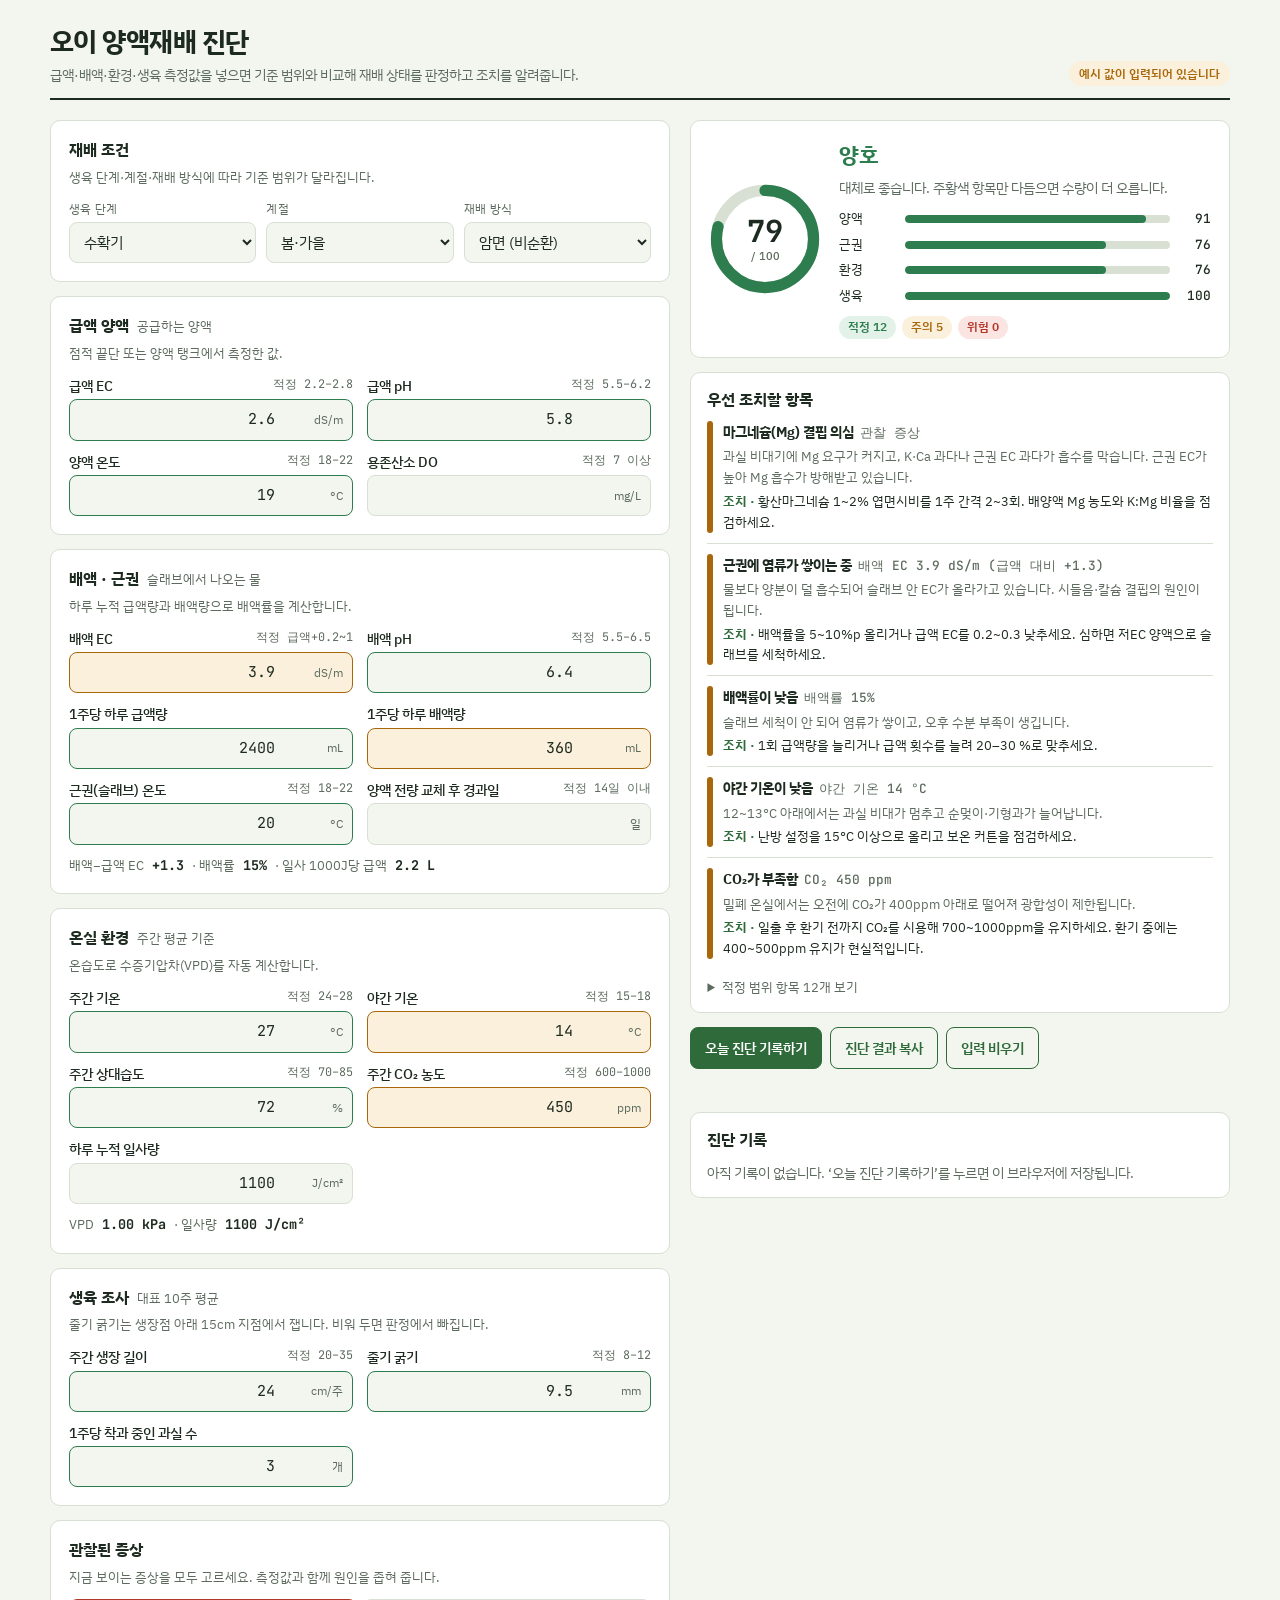
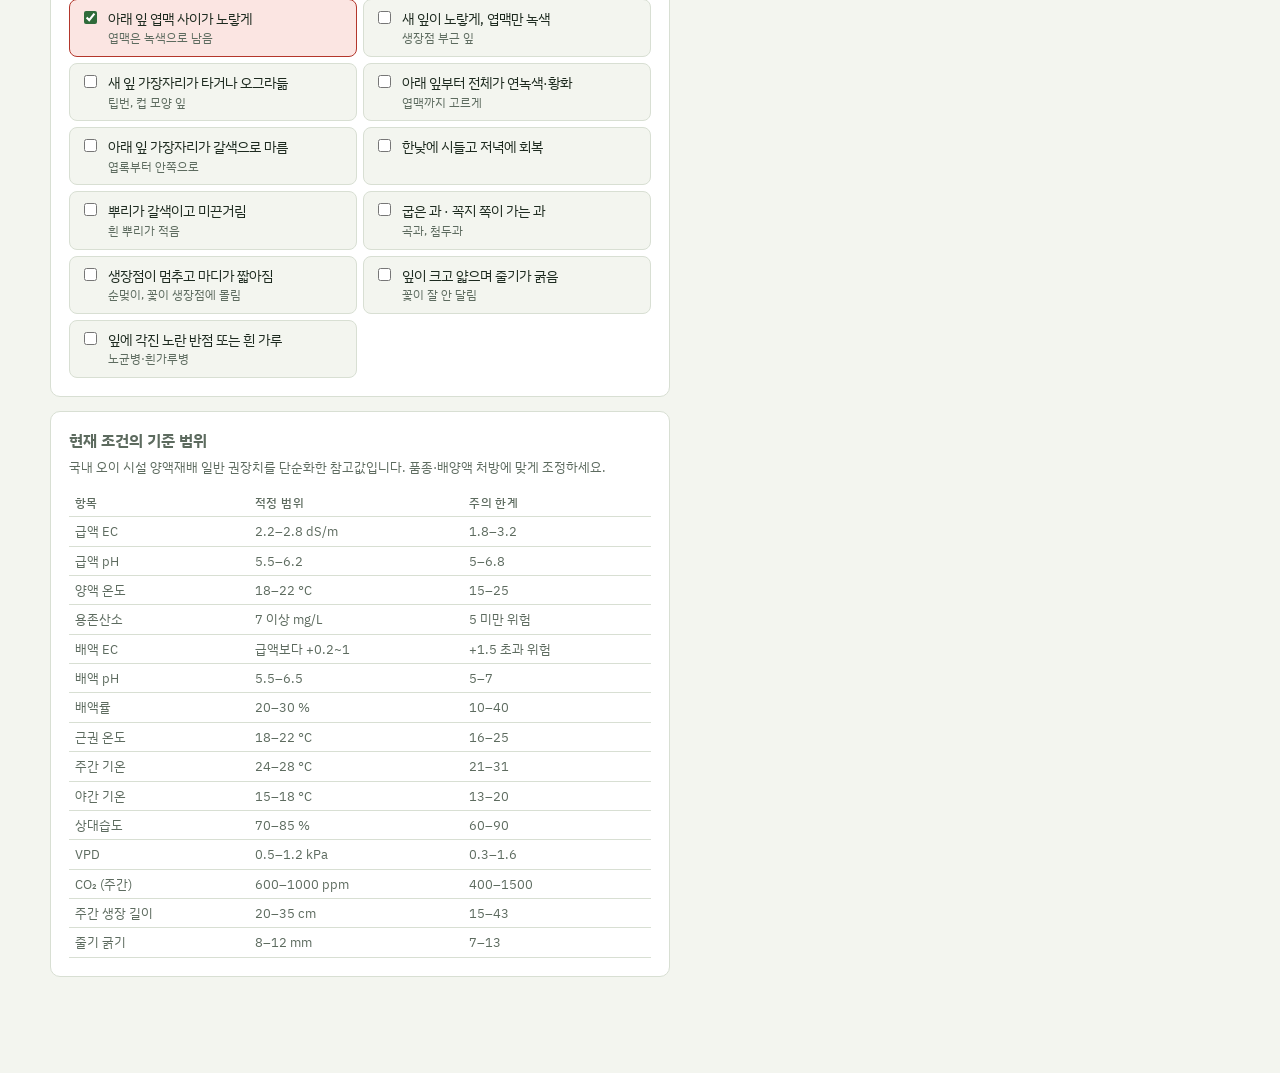
<file: cucumber-diagnosis/index.html>
<!doctype html>
<html lang="ko">
<head>
<meta charset="utf-8">
<meta name="viewport" content="width=device-width, initial-scale=1, viewport-fit=cover">
<!--APP-START-->
<title>오이 양액재배 진단</title>
<meta name="claude:viewport-fit-sides" content="cover">
<link rel="preconnect" href="https://fonts.googleapis.com">
<link rel="preconnect" href="https://fonts.gstatic.com" crossorigin>
<link rel="stylesheet" href="https://fonts.googleapis.com/css2?family=IBM+Plex+Sans+KR:wght@400;500;600;700&family=JetBrains+Mono:wght@500;700&display=swap">
<style>
/* Layout: 왼쪽은 측정값 입력 장부(野帳), 오른쪽은 고정된 진단 판정표. 폰에서는 한 열 + 하단 점수 바 */
:root {
  --bg: #f3f5ef;
  --surface: #ffffff;
  --ink: #1d2a1f;
  --muted: #5d6b5f;
  --line: #d8dfd3;
  --accent: #2f6b3a;      /* 오이 껍질 녹색 */
  --accent-soft: #e2eedf;
  --good: #2e7d4f;
  --good-bg: #e3f2e8;
  --warn: #a8670a;
  --warn-bg: #fbf0dc;
  --bad: #b3362b;
  --bad-bg: #fbe5e2;
  --font-body: "IBM Plex Sans KR", "Apple SD Gothic Neo", "Malgun Gothic", system-ui, sans-serif;
  --font-data: "JetBrains Mono", ui-monospace, "SFMono-Regular", Menlo, monospace;
  --radius: 10px;
}
@media (prefers-color-scheme: dark) {
  :root:not([data-theme="light"]) {
    --bg: #121813; --surface: #1a221b; --ink: #e4ece3; --muted: #9aab9c; --line: #2d3a2f;
    --accent: #7cc28a; --accent-soft: #223326;
    --good: #6fcf93; --good-bg: #1c3226; --warn: #e8b04f; --warn-bg: #352a15; --bad: #f08578; --bad-bg: #3a1f1c;
    color-scheme: dark;
  }
}
:root[data-theme="dark"] {
  --bg: #121813; --surface: #1a221b; --ink: #e4ece3; --muted: #9aab9c; --line: #2d3a2f;
  --accent: #7cc28a; --accent-soft: #223326;
  --good: #6fcf93; --good-bg: #1c3226; --warn: #e8b04f; --warn-bg: #352a15; --bad: #f08578; --bad-bg: #3a1f1c;
  color-scheme: dark;
}
* { box-sizing: border-box; }
body {
  background: var(--bg); color: var(--ink); font-family: var(--font-body); font-size: 15px; line-height: 1.55;
  margin: 0;
  padding-left: max(16px, env(safe-area-inset-left, 0px));
  padding-right: max(16px, env(safe-area-inset-right, 0px));
  padding-block: 20px 96px;
}
.wrap { max-width: 1180px; margin: 0 auto; display: grid; gap: 20px; }
header.top { display: flex; flex-wrap: wrap; align-items: flex-end; justify-content: space-between; gap: 12px; border-bottom: 2px solid var(--ink); padding-bottom: 12px; }
header.top h1 { margin: 0; font-size: 1.7rem; letter-spacing: -0.02em; text-wrap: balance; }
header.top p { margin: 2px 0 0; color: var(--muted); font-size: 0.9rem; }
.badge-sample { font-size: 0.78rem; background: var(--warn-bg); color: var(--warn); padding: 3px 10px; border-radius: 99px; font-weight: 600; }
.grid { display: grid; grid-template-columns: minmax(0, 1.15fr) minmax(0, 1fr); gap: 20px; align-items: start; }
@media (max-width: 880px) { .grid { grid-template-columns: minmax(0, 1fr); } }

section.card { background: var(--surface); border: 1px solid var(--line); border-radius: var(--radius); padding: 16px 18px 18px; }
section.card > h2 { margin: 0 0 4px; font-size: 1.02rem; display: flex; align-items: baseline; gap: 8px; }
section.card > h2 small { font-weight: 400; color: var(--muted); font-size: 0.8rem; }
.hint { color: var(--muted); font-size: 0.82rem; margin: 0 0 12px; }

.setup { display: grid; grid-template-columns: repeat(3, minmax(0, 1fr)); gap: 10px; }
@media (max-width: 560px) { .setup { grid-template-columns: minmax(0, 1fr); } }
.seg { display: grid; gap: 4px; }
.seg > span { font-size: 0.78rem; color: var(--muted); letter-spacing: 0.02em; }
select, input[type="number"] {
  width: 100%; font: inherit; color: var(--ink); background: var(--bg); border: 1px solid var(--line);
  border-radius: 8px; padding: 8px 10px; min-height: 40px;
}
input[type="number"] { font-family: var(--font-data); font-variant-numeric: tabular-nums; text-align: right; }
select:focus-visible, input:focus-visible, button:focus-visible, label.chk:focus-within { outline: 2px solid var(--accent); outline-offset: 2px; }

.fields { display: grid; grid-template-columns: repeat(2, minmax(0, 1fr)); gap: 10px 14px; }
@media (max-width: 480px) { .fields { grid-template-columns: minmax(0, 1fr); } }
.field { display: grid; gap: 3px; }
.field label { font-size: 0.86rem; font-weight: 500; display: flex; justify-content: space-between; gap: 6px; }
.field label .tgt { color: var(--muted); font-weight: 400; font-family: var(--font-data); font-size: 0.74rem; white-space: nowrap; }
.inwrap { position: relative; }
.inwrap input { padding-right: 62px; }
.inwrap .unit { position: absolute; right: 10px; top: 50%; transform: translateY(-50%); color: var(--muted); font-size: 0.78rem; pointer-events: none; }
.field.st-good input { border-color: var(--good); }
.field.st-warn input { border-color: var(--warn); background: var(--warn-bg); }
.field.st-bad input { border-color: var(--bad); background: var(--bad-bg); }
.derived { grid-column: 1 / -1; display: flex; flex-wrap: wrap; gap: 8px; font-size: 0.84rem; color: var(--muted); }
.derived b { font-family: var(--font-data); color: var(--ink); }

.symptoms { display: grid; grid-template-columns: repeat(2, minmax(0, 1fr)); gap: 6px; }
@media (max-width: 560px) { .symptoms { grid-template-columns: minmax(0, 1fr); } }
label.chk { display: flex; gap: 8px; align-items: flex-start; padding: 8px 10px; border: 1px solid var(--line); border-radius: 8px; cursor: pointer; font-size: 0.86rem; background: var(--bg); }
label.chk input { margin-top: 3px; accent-color: var(--accent); }
label.chk:has(input:checked) { border-color: var(--bad); background: var(--bad-bg); }
label.chk small { display: block; color: var(--muted); font-size: 0.76rem; }

/* 결과 패널 */
aside.result { position: sticky; top: 12px; display: grid; gap: 14px; }
@media (max-width: 880px) { aside.result { position: static; } }
.scorebox { background: var(--surface); border: 1px solid var(--line); border-radius: var(--radius); padding: 18px; display: grid; grid-template-columns: auto minmax(0, 1fr); gap: 18px; align-items: center; }
.ring { width: 112px; height: 112px; position: relative; }
.ring svg { width: 100%; height: 100%; transform: rotate(-90deg); }
.ring .num { position: absolute; inset: 0; display: grid; place-items: center; text-align: center; font-family: var(--font-data); font-size: 1.9rem; font-weight: 700; line-height: 1; }
.ring .num small { display: block; font-size: 0.7rem; color: var(--muted); font-weight: 500; margin-top: 4px; font-family: var(--font-body); }
.grade { font-size: 1.35rem; font-weight: 700; margin: 0; }
.verdict { margin: 4px 0 10px; color: var(--muted); font-size: 0.88rem; }
.cats { display: grid; gap: 6px; }
.cat { display: grid; grid-template-columns: 4.5em minmax(0, 1fr) 2.6em; align-items: center; gap: 8px; font-size: 0.8rem; }
.bar { height: 8px; background: var(--line); border-radius: 4px; overflow: hidden; }
.bar i { display: block; height: 100%; background: var(--accent); border-radius: 4px; transition: width .3s; }
.cat b { font-family: var(--font-data); text-align: right; font-weight: 500; }
.counts { display: flex; gap: 6px; flex-wrap: wrap; margin-top: 10px; }
.pill { font-size: 0.75rem; padding: 2px 9px; border-radius: 99px; font-weight: 600; }
.pill.good { background: var(--good-bg); color: var(--good); }
.pill.warn { background: var(--warn-bg); color: var(--warn); }
.pill.bad { background: var(--bad-bg); color: var(--bad); }

.issues { background: var(--surface); border: 1px solid var(--line); border-radius: var(--radius); padding: 14px 16px; }
.issues h3, .history h3 { margin: 0 0 10px; font-size: 0.98rem; }
.issue { display: grid; grid-template-columns: 6px minmax(0, 1fr); gap: 10px; padding: 10px 0; border-top: 1px solid var(--line); }
.issue:first-of-type { border-top: 0; padding-top: 0; }
.issue .stripe { border-radius: 3px; }
.issue.bad .stripe { background: var(--bad); }
.issue.warn .stripe { background: var(--warn); }
.issue.good .stripe { background: var(--good); }
.issue h4 { margin: 0; font-size: 0.9rem; display: flex; flex-wrap: wrap; gap: 6px; align-items: baseline; }
.issue h4 code { font-family: var(--font-data); font-size: 0.8rem; color: var(--muted); font-weight: 500; }
.issue p { margin: 3px 0 0; font-size: 0.84rem; }
.issue p.act { color: var(--ink); }
.issue p.act::before { content: "조치 · "; color: var(--accent); font-weight: 700; }
.issue p.why { color: var(--muted); }
details.oklist summary { cursor: pointer; font-size: 0.84rem; color: var(--muted); margin-top: 8px; }
details.oklist ul { margin: 6px 0 0; padding-left: 18px; font-size: 0.82rem; color: var(--muted); }
.empty { color: var(--muted); font-size: 0.86rem; margin: 0; }

.actions { display: flex; flex-wrap: wrap; gap: 8px; }
button { font: inherit; font-size: 0.88rem; font-weight: 600; border-radius: 8px; padding: 9px 14px; cursor: pointer; border: 1px solid var(--accent); background: var(--accent); color: var(--surface); }
button.ghost { background: transparent; color: var(--accent); }
button:hover { filter: brightness(1.08); }
.toast { font-size: 0.82rem; color: var(--good); min-height: 1.2em; }

.history { background: var(--surface); border: 1px solid var(--line); border-radius: var(--radius); padding: 14px 16px; }
.tablewrap { overflow-x: auto; }
table { border-collapse: collapse; width: 100%; font-size: 0.82rem; font-variant-numeric: tabular-nums; }
th, td { text-align: left; padding: 6px 8px; border-bottom: 1px solid var(--line); white-space: nowrap; }
th { color: var(--muted); font-weight: 500; font-size: 0.76rem; letter-spacing: 0.03em; }
td.n { font-family: var(--font-data); text-align: right; }
td button { padding: 2px 8px; font-size: 0.75rem; }

.ref { font-size: 0.8rem; color: var(--muted); }
.ref table td, .ref table th { padding: 4px 6px; }

.mobilebar { display: none; }
@media (max-width: 880px) {
  .mobilebar {
    display: flex; position: fixed; left: 0; right: 0; bottom: 0; z-index: 5; align-items: center; justify-content: space-between; gap: 10px;
    background: var(--surface); border-top: 1px solid var(--line);
    padding-top: 10px; padding-bottom: calc(10px + env(safe-area-inset-bottom, 0px));
    padding-left: max(16px, env(safe-area-inset-left, 0px)); padding-right: max(16px, env(safe-area-inset-right, 0px));
  }
  .mobilebar b { font-family: var(--font-data); font-size: 1.2rem; }
  .mobilebar a { color: var(--accent); font-weight: 600; text-decoration: none; font-size: 0.9rem; }
}
@media (prefers-reduced-motion: reduce) { .bar i, .ring circle { transition: none !important; } }
</style>
<!--HEAD-END-->
</head>
<body>
<!--BODY-START-->
<div class="wrap">
  <header class="top">
    <div>
      <h1>오이 양액재배 진단</h1>
      <p>급액·배액·환경·생육 측정값을 넣으면 기준 범위와 비교해 재배 상태를 판정하고 조치를 알려줍니다.</p>
    </div>
    <span class="badge-sample" id="sampleBadge">예시 값이 입력되어 있습니다</span>
  </header>

  <div class="grid">
    <form id="form" autocomplete="off">
      <div style="display:grid; gap:14px;">
        <section class="card">
          <h2>재배 조건</h2>
          <p class="hint">생육 단계·계절·재배 방식에 따라 기준 범위가 달라집니다.</p>
          <div class="setup">
            <label class="seg"><span>생육 단계</span>
              <select id="stage">
                <option value="nursery">육묘기 (본엽 4~5매)</option>
                <option value="early">정식~착과 초기</option>
                <option value="harvest" selected>수확기</option>
              </select>
            </label>
            <label class="seg"><span>계절</span>
              <select id="season">
                <option value="summer">여름 (고온·강광)</option>
                <option value="spring" selected>봄·가을</option>
                <option value="winter">겨울 (저온·약광)</option>
              </select>
            </label>
            <label class="seg"><span>재배 방식</span>
              <select id="system">
                <option value="rockwool" selected>암면 (비순환)</option>
                <option value="coir">코이어 (비순환)</option>
                <option value="nft">NFT (순환식)</option>
                <option value="dft">담액식 DFT (순환식)</option>
              </select>
            </label>
          </div>
        </section>

        <section class="card">
          <h2>급액 양액 <small>공급하는 양액</small></h2>
          <p class="hint">점적 끝단 또는 양액 탱크에서 측정한 값.</p>
          <div class="fields" id="g-supply"></div>
        </section>

        <section class="card" id="drainCard">
          <h2>배액 · 근권 <small>슬래브에서 나오는 물</small></h2>
          <p class="hint" id="drainHint">하루 누적 급액량과 배액량으로 배액률을 계산합니다.</p>
          <div class="fields" id="g-drain"></div>
        </section>

        <section class="card">
          <h2>온실 환경 <small>주간 평균 기준</small></h2>
          <p class="hint">온습도로 수증기압차(VPD)를 자동 계산합니다.</p>
          <div class="fields" id="g-env"></div>
        </section>

        <section class="card">
          <h2>생육 조사 <small>대표 10주 평균</small></h2>
          <p class="hint">줄기 굵기는 생장점 아래 15cm 지점에서 잽니다. 비워 두면 판정에서 빠집니다.</p>
          <div class="fields" id="g-growth"></div>
        </section>

        <section class="card">
          <h2>관찰된 증상</h2>
          <p class="hint">지금 보이는 증상을 모두 고르세요. 측정값과 함께 원인을 좁혀 줍니다.</p>
          <div class="symptoms" id="symptoms"></div>
        </section>

        <section class="card ref">
          <h2>현재 조건의 기준 범위</h2>
          <p class="hint">국내 오이 시설 양액재배 일반 권장치를 단순화한 참고값입니다. 품종·배양액 처방에 맞게 조정하세요.</p>
          <div class="tablewrap"><table id="refTable"></table></div>
        </section>
      </div>
    </form>

    <aside class="result" id="result">
      <div class="scorebox">
        <div class="ring" aria-hidden="true">
          <svg viewBox="0 0 120 120">
            <circle cx="60" cy="60" r="52" fill="none" stroke="var(--line)" stroke-width="12"></circle>
            <circle id="ringArc" cx="60" cy="60" r="52" fill="none" stroke="var(--accent)" stroke-width="12" stroke-linecap="round" stroke-dasharray="326.7" stroke-dashoffset="326.7" style="transition: stroke-dashoffset .4s"></circle>
          </svg>
          <div class="num"><div><span id="scoreNum">–</span><small>/ 100</small></div></div>
        </div>
        <div>
          <p class="grade" id="grade">–</p>
          <p class="verdict" id="verdict"></p>
          <div class="cats" id="cats"></div>
          <div class="counts" id="counts"></div>
        </div>
      </div>

      <div class="issues">
        <h3>우선 조치할 항목</h3>
        <div id="issueList"></div>
        <details class="oklist" id="okWrap"><summary id="okSummary"></summary><ul id="okList"></ul></details>
      </div>

      <div class="actions">
        <button type="button" id="saveBtn">오늘 진단 기록하기</button>
        <button type="button" class="ghost" id="copyBtn">진단 결과 복사</button>
        <button type="button" class="ghost" id="clearBtn">입력 비우기</button>
      </div>
      <div class="toast" id="toast" role="status"></div>

      <div class="history">
        <h3>진단 기록</h3>
        <p class="empty" id="histEmpty">아직 기록이 없습니다. ‘오늘 진단 기록하기’를 누르면 이 브라우저에 저장됩니다.</p>
        <div class="tablewrap"><table id="histTable" hidden></table></div>
      </div>
    </aside>
  </div>
</div>

<div class="mobilebar"><span>진단 점수 <b id="mScore">–</b> <span id="mGrade"></span></span><a href="#result">결과 보기 ↓</a></div>

<script>
(function () {
  "use strict";

  // ---------- 기준 범위 ----------
  // good: [min,max] 적정, warn: [min,max] 주의 허용폭 (그 밖은 위험)
  function targets(stage, season, system) {
    const recirc = system === "nft" || system === "dft";
    const ecBase = { nursery: [1.5, 2.0], early: [2.0, 2.4], harvest: [2.2, 2.8] }[stage];
    const ecShift = { summer: -0.3, spring: 0, winter: 0.3 }[season] - (recirc ? 0.2 : 0);
    const ec = [round1(ecBase[0] + ecShift), round1(ecBase[1] + ecShift)];
    const drainRatio = { summer: [25, 35], spring: [20, 30], winter: [15, 25] }[season];
    const night = { nursery: [18, 20], early: [17, 19], harvest: [15, 18] }[stage];
    const day = stage === "nursery" ? [25, 28] : [24, 28];
    const water = { nursery: null, early: [1.0, 2.5], harvest: [2.0, 3.5] }[stage];
    const growth = { nursery: null, early: [15, 30], harvest: [20, 35] }[stage];
    return {
      ec: { good: ec, warn: [round1(ec[0] - 0.4), round1(ec[1] + 0.4)] },
      ph: { good: [5.5, 6.2], warn: [5.0, 6.8] },
      solT: { good: [18, 22], warn: [15, 25] },
      dO: { good: [7, 99], warn: [5, 99] },
      drainEcDiff: { good: [0.2, 1.0], warn: [-0.3, 1.5] },
      drainPh: { good: [5.5, 6.5], warn: [5.0, 7.0] },
      drainRatio: { good: drainRatio, warn: [drainRatio[0] - 10, drainRatio[1] + 10] },
      rootT: { good: [18, 22], warn: [16, 25] },
      dayT: { good: day, warn: [day[0] - 3, day[1] + 3] },
      nightT: { good: night, warn: [night[0] - 2, night[1] + 2] },
      rh: { good: [70, 85], warn: [60, 90] },
      vpd: { good: [0.5, 1.2], warn: [0.3, 1.6] },
      co2: { good: [600, 1000], warn: [400, 1500] },
      water: water && { good: water, warn: [water[0] * 0.7, water[1] * 1.3] },
      growth: growth && { good: growth, warn: [growth[0] - 5, growth[1] + 8] },
      stem: { good: [8, 12], warn: [7, 13] },
      tankDays: { good: [0, 14], warn: [0, 21] },
      recirc
    };
  }
  function round1(x) { return Math.round(x * 10) / 10; }

  // ---------- 입력 항목 ----------
  const FIELDS = [
    { id: "ec", g: "supply", cat: "양액", label: "급액 EC", unit: "dS/m", step: 0.1, sample: 2.6 },
    { id: "ph", g: "supply", cat: "양액", label: "급액 pH", unit: "", step: 0.1, sample: 5.8 },
    { id: "solT", g: "supply", cat: "양액", label: "양액 온도", unit: "°C", step: 0.5, sample: 19 },
    { id: "dO", g: "supply", cat: "양액", label: "용존산소 DO", unit: "mg/L", step: 0.1, sample: "" },
    { id: "drainEc", g: "drain", cat: "근권", label: "배액 EC", unit: "dS/m", step: 0.1, sample: 3.9, nonRecirc: true },
    { id: "drainPh", g: "drain", cat: "근권", label: "배액 pH", unit: "", step: 0.1, sample: 6.4, nonRecirc: true },
    { id: "supplyMl", g: "drain", cat: "근권", label: "1주당 하루 급액량", unit: "mL", step: 50, sample: 2400, nonRecirc: true },
    { id: "drainMl", g: "drain", cat: "근권", label: "1주당 하루 배액량", unit: "mL", step: 50, sample: 360, nonRecirc: true },
    { id: "rootT", g: "drain", cat: "근권", label: "근권(슬래브) 온도", unit: "°C", step: 0.5, sample: 20 },
    { id: "tankDays", g: "drain", cat: "근권", label: "양액 전량 교체 후 경과일", unit: "일", step: 1, sample: "", recircOnly: true },
    { id: "dayT", g: "env", cat: "환경", label: "주간 기온", unit: "°C", step: 0.5, sample: 27 },
    { id: "nightT", g: "env", cat: "환경", label: "야간 기온", unit: "°C", step: 0.5, sample: 14 },
    { id: "rh", g: "env", cat: "환경", label: "주간 상대습도", unit: "%", step: 1, sample: 72 },
    { id: "co2", g: "env", cat: "환경", label: "주간 CO₂ 농도", unit: "ppm", step: 50, sample: 450 },
    { id: "rad", g: "env", cat: "환경", label: "하루 누적 일사량", unit: "J/cm²", step: 50, sample: 1100 },
    { id: "growth", g: "growth", cat: "생육", label: "주간 생장 길이", unit: "cm/주", step: 1, sample: 24 },
    { id: "stem", g: "growth", cat: "생육", label: "줄기 굵기", unit: "mm", step: 0.1, sample: 9.5 },
    { id: "fruitSet", g: "growth", cat: "생육", label: "1주당 착과 중인 과실 수", unit: "개", step: 1, sample: 3 }
  ];

  const SYMPTOMS = [
    { id: "s_mg", cat: "양액", label: "아래 잎 엽맥 사이가 노랗게", sub: "엽맥은 녹색으로 남음", title: "마그네슘(Mg) 결핍 의심",
      why: "과실 비대기에 Mg 요구가 커지고, K·Ca 과다나 근권 EC 과다가 흡수를 막습니다.",
      act: "황산마그네슘 1~2% 엽면시비를 1주 간격 2~3회. 배양액 Mg 농도와 K:Mg 비율을 점검하세요.", w: 6 },
    { id: "s_fe", cat: "양액", label: "새 잎이 노랗게, 엽맥만 녹색", sub: "생장점 부근 잎", title: "철(Fe) 결핍 의심",
      why: "근권 pH가 6.5 이상이면 철 흡수가 급격히 떨어집니다. 저온·과습으로 뿌리 활력이 약해도 나타납니다.",
      act: "배액 pH를 확인해 높으면 급액 pH를 5.5 쪽으로 낮추고, 킬레이트철(Fe-EDDHA 등)을 보강하세요.", w: 6 },
    { id: "s_ca", cat: "환경", label: "새 잎 가장자리가 타거나 오그라듦", sub: "팁번, 컵 모양 잎", title: "칼슘(Ca) 결핍 · 증산 부족",
      why: "Ca는 증산 흐름으로만 이동합니다. 습도가 높거나 근권 EC가 높으면 생장점까지 가지 못합니다.",
      act: "야간 환기·순환팬으로 습도를 낮추고, 근권 EC를 낮추세요. 염화칼슘 0.3% 엽면시비가 응급책입니다.", w: 6 },
    { id: "s_n", cat: "양액", label: "아래 잎부터 전체가 연녹색·황화", sub: "엽맥까지 고르게", title: "질소(N) 부족 의심",
      why: "급액 EC가 낮거나 배액률이 너무 높아 양분이 씻겨 나가는 경우가 많습니다.",
      act: "급액 EC를 0.2~0.3 올리고, 배액의 NO₃-N을 분석해 처방을 확인하세요.", w: 5 },
    { id: "s_k", cat: "양액", label: "아래 잎 가장자리가 갈색으로 마름", sub: "엽록부터 안쪽으로", title: "칼륨(K) 결핍 또는 염류 장해",
      why: "착과량이 많을 때 K 요구가 커집니다. 배액 EC가 매우 높다면 염류 장해일 가능성이 큽니다.",
      act: "배액 EC가 높으면 배액률을 올려 슬래브를 세척하고, 낮으면 K 비율을 높인 처방으로 바꾸세요.", w: 5 },
    { id: "s_wilt", cat: "근권", label: "한낮에 시들고 저녁에 회복", sub: "", title: "뿌리 흡수력 부족",
      why: "근권 EC 과다, 산소 부족, 근권 고온, 뿌리 병해가 겹치면 증산을 따라가지 못합니다.",
      act: "급액 횟수를 늘리고 첫 급액 시간을 앞당기세요. 근권 온도·DO·배액 EC를 함께 확인하세요.", w: 8 },
    { id: "s_root", cat: "근권", label: "뿌리가 갈색이고 미끈거림", sub: "흰 뿌리가 적음", title: "뿌리썩음(피시움 등) 의심",
      why: "양액 온도 25°C 이상, 용존산소 부족, 순환 양액 오염에서 잘 생깁니다.",
      act: "병든 주는 제거하고, 순환식이면 양액을 교체·살균하세요. 양액 온도를 22°C 이하, DO를 7mg/L 이상으로 유지하세요.", w: 10 },
    { id: "s_curve", cat: "생육", label: "굽은 과 · 꼭지 쪽이 가는 과", sub: "곡과, 첨두과", title: "초세 약화 · 착과 부담",
      why: "착과 수가 많거나 광·온도가 부족해 동화산물이 모자라면 과실 모양이 나빠집니다.",
      act: "기형과는 일찍 따내고 착과 수를 줄이세요. 야간 온도를 낮춰 호흡 소모를 줄이고 CO₂를 보충하세요.", w: 5 },
    { id: "s_stop", cat: "생육", label: "생장점이 멈추고 마디가 짧아짐", sub: "순멎이, 꽃이 생장점에 몰림", title: "생식생장 과다 (순멎이)",
      why: "과다 착과, 저온, 근권 EC 과다로 영양생장이 눌린 상태입니다.",
      act: "아래 마디 과실을 적과하고, 급액 EC를 0.2~0.3 낮추세요. 야간 최저 기온을 15°C 이상 유지하세요.", w: 7 },
    { id: "s_vigor", cat: "생육", label: "잎이 크고 얇으며 줄기가 굵음", sub: "꽃이 잘 안 달림", title: "영양생장 과다 (과번무)",
      why: "EC가 낮거나 야간 온도가 높고 습도가 높으면 잎·줄기로만 양분이 갑니다.",
      act: "급액 EC를 올리고 주야간 온도 차를 키우세요. 측지·잎 정리로 수광을 개선하세요.", w: 4 },
    { id: "s_mildew", cat: "환경", label: "잎에 각진 노란 반점 또는 흰 가루", sub: "노균병·흰가루병", title: "잎 병해 (노균병 · 흰가루병)",
      why: "노균병은 잎이 젖는 고습 조건에서, 흰가루병은 건조와 고습이 반복될 때 퍼집니다.",
      act: "새벽 결로를 막도록 난방·환기를 조절하고, 발병 잎을 제거한 뒤 등록 약제로 방제하세요.", w: 6 }
  ];

  const $ = (s) => document.querySelector(s);
  const store = {
    get(k) { try { return JSON.parse(localStorage.getItem(k)); } catch (e) { return null; } },
    set(k, v) { try { localStorage.setItem(k, JSON.stringify(v)); return true; } catch (e) { return false; } }
  };

  // ---------- 폼 생성 ----------
  FIELDS.forEach((f) => {
    const wrap = document.createElement("div");
    wrap.className = "field";
    wrap.id = "f-" + f.id;
    wrap.innerHTML =
      '<label for="' + f.id + '">' + f.label + ' <span class="tgt" id="t-' + f.id + '"></span></label>' +
      '<div class="inwrap"><input type="number" inputmode="decimal" id="' + f.id + '" step="' + f.step + '"><span class="unit">' + f.unit + '</span></div>';
    $("#g-" + f.g).appendChild(wrap);
  });
  const dDrain = document.createElement("div");
  dDrain.className = "derived"; dDrain.id = "derivedDrain";
  $("#g-drain").appendChild(dDrain);
  const dEnv = document.createElement("div");
  dEnv.className = "derived"; dEnv.id = "derivedEnv";
  $("#g-env").appendChild(dEnv);

  SYMPTOMS.forEach((s) => {
    const l = document.createElement("label");
    l.className = "chk";
    l.innerHTML = '<input type="checkbox" id="' + s.id + '"><span>' + s.label + (s.sub ? "<small>" + s.sub + "</small>" : "") + "</span>";
    $("#symptoms").appendChild(l);
  });

  // ---------- 초기값 ----------
  const draft = store.get("cuke-draft");
  function fillSample() {
    FIELDS.forEach((f) => { $("#" + f.id).value = f.sample; });
    SYMPTOMS.forEach((s) => { $("#" + s.id).checked = s.id === "s_mg"; });
  }
  if (draft && draft.values) {
    FIELDS.forEach((f) => { if (draft.values[f.id] !== undefined) $("#" + f.id).value = draft.values[f.id]; });
    SYMPTOMS.forEach((s) => { $("#" + s.id).checked = !!(draft.symptoms || []).includes(s.id); });
    ["stage", "season", "system"].forEach((k) => { if (draft[k]) $("#" + k).value = draft[k]; });
    $("#sampleBadge").hidden = !draft.isSample;
  } else {
    fillSample();
  }
  let isSample = draft ? !!draft.isSample : true;

  // ---------- 판정 ----------
  function num(id) {
    const el = $("#" + id);
    if (!el || el.closest(".field").hidden) return null;
    const v = el.value.trim();
    if (v === "") return null;
    const n = Number(v);
    return Number.isFinite(n) ? n : null;
  }
  function judge(v, r) {
    if (v >= r.good[0] && v <= r.good[1]) return "good";
    if (v >= r.warn[0] && v <= r.warn[1]) return "warn";
    return "bad";
  }
  function fmtRange(r, unit) {
    if (r.good[1] === 99) return r.good[0] + " 이상" + (unit ? " " + unit : "");
    return r.good[0] + "–" + r.good[1] + (unit ? " " + unit : "");
  }
  function vpdCalc(t, rh) {
    const svp = 0.6108 * Math.exp((17.27 * t) / (t + 237.3));
    return svp * (1 - rh / 100);
  }

  function evaluate() {
    const stage = $("#stage").value, season = $("#season").value, system = $("#system").value;
    const T = targets(stage, season, system);

    // 순환식이면 배액 관련 항목 숨김
    FIELDS.forEach((f) => {
      const el = $("#f-" + f.id);
      el.hidden = (f.nonRecirc && T.recirc) || (f.recircOnly && !T.recirc);
    });
    $("#drainHint").textContent = T.recirc
      ? "순환식은 배액률 대신 근권 온도와 양액 교체 주기로 판정합니다."
      : "하루 누적 급액량과 배액량으로 배액률을 계산합니다.";

    const v = {};
    FIELDS.forEach((f) => { v[f.id] = num(f.id); });
    const res = [];   // {key, cat, label, value, status, title, why, act}
    const add = (o) => res.push(o);

    // 목표 범위 표시
    const showT = (id, txt) => { const el = $("#t-" + id); if (el) el.textContent = txt ? "적정 " + txt : ""; };
    showT("ec", fmtRange(T.ec)); showT("ph", fmtRange(T.ph)); showT("solT", fmtRange(T.solT));
    showT("dO", fmtRange(T.dO)); showT("drainEc", "급액+" + T.drainEcDiff.good[0] + "~" + T.drainEcDiff.good[1]);
    showT("drainPh", fmtRange(T.drainPh)); showT("rootT", fmtRange(T.rootT)); showT("dayT", fmtRange(T.dayT));
    showT("nightT", fmtRange(T.nightT)); showT("rh", fmtRange(T.rh)); showT("co2", fmtRange(T.co2));
    showT("growth", T.growth ? fmtRange(T.growth) : ""); showT("stem", fmtRange(T.stem)); showT("tankDays", "14일 이내");
    showT("supplyMl", ""); showT("drainMl", ""); showT("rad", ""); showT("fruitSet", "");

    // --- 급액 EC
    if (v.ec !== null) {
      const s = judge(v.ec, T.ec);
      const low = v.ec < T.ec.good[0];
      add({ key: "ec", cat: "양액", label: "급액 EC", value: v.ec + " dS/m", status: s,
        title: s === "good" ? "급액 EC 적정" : low ? "급액 EC가 낮음" : "급액 EC가 높음",
        why: low ? "양분이 부족해 잎색이 옅어지고 과실 비대가 느려집니다." : "삼투압이 높아져 수분 흡수가 줄고, 칼슘 결핍과 순멎이를 부릅니다.",
        act: low ? "원액 투입량을 늘려 " + T.ec.good[0] + "~" + T.ec.good[1] + " dS/m로 맞추세요." :
          "원수 비율을 높여 " + T.ec.good[0] + "~" + T.ec.good[1] + " dS/m로 낮추세요. " + (season === "summer" ? "여름에는 낮게 유지합니다." : "") });
      $("#f-ec").className = "field st-" + s;
    } else $("#f-ec").className = "field";

    // --- 급액 pH
    if (v.ph !== null) {
      const s = judge(v.ph, T.ph), low = v.ph < T.ph.good[0];
      add({ key: "ph", cat: "양액", label: "급액 pH", value: String(v.ph), status: s,
        title: s === "good" ? "급액 pH 적정" : low ? "급액 pH가 낮음" : "급액 pH가 높음",
        why: low ? "pH 5.0 이하에서는 뿌리가 상하고 Ca·Mg 흡수가 줄어듭니다." : "pH 6.5 이상에서는 철·망간·인 흡수가 떨어집니다.",
        act: low ? "산 투입량을 줄이거나 알칼리(수산화칼륨)로 5.5~6.0에 맞추세요." : "질산·인산 투입으로 5.5~6.0에 맞추세요. 원수 중탄산 농도도 확인하세요." });
      $("#f-ph").className = "field st-" + s;
    } else $("#f-ph").className = "field";

    // --- 양액 온도
    if (v.solT !== null) {
      const s = judge(v.solT, T.solT), low = v.solT < T.solT.good[0];
      add({ key: "solT", cat: "양액", label: "양액 온도", value: v.solT + " °C", status: s,
        title: s === "good" ? "양액 온도 적정" : low ? "양액 온도가 낮음" : "양액 온도가 높음",
        why: low ? "뿌리 활력과 인·질소 흡수가 떨어집니다." : "용존산소가 줄고 뿌리썩음병 위험이 커집니다.",
        act: low ? "양액 탱크 가온(히터)을 설치하거나 탱크를 보온하세요." : "탱크 차광·지중 매설, 냉각기 사용으로 22°C 이하로 유지하세요." });
      $("#f-solT").className = "field st-" + s;
    } else $("#f-solT").className = "field";

    // --- DO
    if (v.dO !== null) {
      const s = judge(v.dO, T.dO);
      add({ key: "dO", cat: "양액", label: "용존산소", value: v.dO + " mg/L", status: s,
        title: s === "good" ? "용존산소 충분" : "용존산소 부족",
        why: "오이 뿌리는 산소 요구도가 높아 5mg/L 아래에서 활력이 크게 떨어집니다.",
        act: "에어레이션·폭기를 강화하고, 양액 온도를 낮추세요." + (T.recirc ? " NFT는 베드 경사와 유량도 점검하세요." : "") });
      $("#f-dO").className = "field st-" + s;
    } else $("#f-dO").className = "field";

    // --- 배액 (비순환)
    let drainRatio = null;
    const dd = [];
    if (!T.recirc) {
      if (v.drainEc !== null && v.ec !== null) {
        const diff = round1(v.drainEc - v.ec);
        const s = judge(diff, T.drainEcDiff);
        dd.push("배액−급액 EC <b>" + (diff > 0 ? "+" : "") + diff.toFixed(1) + "</b>");
        add({ key: "drainEc", cat: "근권", label: "배액 EC", value: v.drainEc + " dS/m (급액 대비 " + (diff > 0 ? "+" : "") + diff.toFixed(1) + ")", status: s,
          title: s === "good" ? "근권 EC 안정" : diff > T.drainEcDiff.good[1] ? "근권에 염류가 쌓이는 중" : "배액 EC가 급액보다 낮음",
          why: diff > T.drainEcDiff.good[1] ? "물보다 양분이 덜 흡수되어 슬래브 안 EC가 올라가고 있습니다. 시들음·칼슘 결핍의 원인이 됩니다." :
            "양분 흡수가 왕성하거나 급액 EC가 부족합니다. 양분 결핍으로 이어질 수 있습니다.",
          act: diff > T.drainEcDiff.good[1] ? "배액률을 5~10%p 올리거나 급액 EC를 0.2~0.3 낮추세요. 심하면 저EC 양액으로 슬래브를 세척하세요." :
            "급액 EC를 0.2 정도 올리고 배액률이 지나치게 높지 않은지 확인하세요." });
        $("#f-drainEc").className = "field st-" + s;
      } else $("#f-drainEc").className = "field";

      if (v.drainPh !== null) {
        const s = judge(v.drainPh, T.drainPh), low = v.drainPh < T.drainPh.good[0];
        add({ key: "drainPh", cat: "근권", label: "배액 pH", value: String(v.drainPh), status: s,
          title: s === "good" ? "근권 pH 적정" : low ? "근권 pH가 낮음" : "근권 pH가 높음",
          why: low ? "암모늄 흡수가 많거나 급액 pH가 낮습니다. 뿌리 손상 위험이 있습니다." : "질산 흡수가 활발해 근권이 알칼리화되고 있습니다. 철 결핍이 오기 쉽습니다.",
          act: low ? "처방의 암모늄태 질소 비율을 줄이고 급액 pH를 5.8~6.0으로 올리세요." : "급액 pH를 0.2~0.3 낮추거나 암모늄태 질소 비율을 조금 높이세요." });
        $("#f-drainPh").className = "field st-" + s;
      } else $("#f-drainPh").className = "field";

      if (v.supplyMl !== null && v.drainMl !== null && v.supplyMl > 0) {
        drainRatio = Math.round((v.drainMl / v.supplyMl) * 100);
        const s = judge(drainRatio, T.drainRatio), low = drainRatio < T.drainRatio.good[0];
        dd.push("배액률 <b>" + drainRatio + "%</b>");
        add({ key: "drainRatio", cat: "근권", label: "배액률", value: drainRatio + "%", status: s,
          title: s === "good" ? "배액률 적정" : low ? "배액률이 낮음" : "배액률이 높음",
          why: low ? "슬래브 세척이 안 되어 염류가 쌓이고, 오후 수분 부족이 생깁니다." : "양액이 낭비되고 근권이 과습해 뿌리 산소가 부족해집니다.",
          act: low ? "1회 급액량을 늘리거나 급액 횟수를 늘려 " + fmtRange(T.drainRatio, "%") + "로 맞추세요." :
            "급액 횟수를 줄이거나 일사 비례 급액 기준을 높여 " + fmtRange(T.drainRatio, "%") + "로 맞추세요." });
        $("#f-drainMl").className = "field st-" + s;
      } else $("#f-drainMl").className = "field";

      if (v.supplyMl !== null && v.rad !== null && v.rad > 0 && T.water) {
        const per1000 = (v.supplyMl / 1000) / (v.rad / 1000);
        const s = judge(per1000, T.water);
        dd.push("일사 1000J당 급액 <b>" + per1000.toFixed(1) + " L</b>");
        add({ key: "water", cat: "근권", label: "일사량 대비 급액량", value: per1000.toFixed(1) + " L/주 (일사 1000J/cm²당)", status: s,
          title: s === "good" ? "일사량에 맞는 급액량" : per1000 < T.water.good[0] ? "일사량에 비해 급액 부족" : "일사량에 비해 급액 과다",
          why: "오이 수확기에는 일사 1000J/cm²당 1주에 대략 " + T.water.good[0] + "~" + T.water.good[1] + " L가 필요합니다(배액 포함 참고치).",
          act: per1000 < T.water.good[0] ? "일사 비례 급액의 설정 일사량을 낮춰 급액 빈도를 높이세요." : "흐린 날 급액이 과하지 않은지, 타이머 급액을 일사 비례로 바꿀 수 있는지 확인하세요." });
        $("#f-supplyMl").className = "field st-" + s;
      } else $("#f-supplyMl").className = "field";
    }

    // --- 근권 온도
    if (v.rootT !== null) {
      const s = judge(v.rootT, T.rootT), low = v.rootT < T.rootT.good[0];
      add({ key: "rootT", cat: "근권", label: "근권 온도", value: v.rootT + " °C", status: s,
        title: s === "good" ? "근권 온도 적정" : low ? "근권 온도가 낮음" : "근권 온도가 높음",
        why: low ? "16°C 아래에서는 뿌리 흡수가 급감해 오전 시들음과 인 결핍이 생깁니다." : "근권이 뜨거우면 호흡 소모와 뿌리썩음이 늘어납니다.",
        act: low ? "슬래브 아래 온수 배관을 가동하거나 급액 양액을 데우세요." : "흰색 멀칭·차광, 급액 양액 냉각으로 22°C 이하로 유지하세요." });
      $("#f-rootT").className = "field st-" + s;
    } else $("#f-rootT").className = "field";

    // --- 양액 교체 주기 (순환식)
    if (T.recirc && v.tankDays !== null) {
      const s = judge(v.tankDays, T.tankDays);
      add({ key: "tankDays", cat: "근권", label: "양액 교체 경과일", value: v.tankDays + "일", status: s,
        title: s === "good" ? "양액 교체 주기 적정" : "양액 교체가 늦어짐",
        why: "순환 양액은 흡수되지 않는 Na·Cl과 성분 불균형이 쌓이고, 병원균이 퍼지기 쉽습니다.",
        act: "2주 안팎으로 전량 교체하거나 성분 분석 후 보정하세요. UV·오존 등 살균 장치 사용을 권합니다." });
      $("#f-tankDays").className = "field st-" + s;
    } else if ($("#f-tankDays")) $("#f-tankDays").className = "field";

    // --- 온도
    if (v.dayT !== null) {
      const s = judge(v.dayT, T.dayT), low = v.dayT < T.dayT.good[0];
      add({ key: "dayT", cat: "환경", label: "주간 기온", value: v.dayT + " °C", status: s,
        title: s === "good" ? "주간 기온 적정" : low ? "주간 기온이 낮음" : "주간 기온이 높음",
        why: low ? "광합성과 생장 속도가 떨어집니다." : "30°C 이상에서는 호흡 소모가 커지고 꽃가루 활력과 과실 품질이 떨어집니다.",
        act: low ? "환기 개시 온도를 26°C 이상으로 올리고 보온 커튼 개방 시간을 조정하세요." : "환기·차광·포그로 28°C 이하를 유지하세요." });
      $("#f-dayT").className = "field st-" + s;
    } else $("#f-dayT").className = "field";

    if (v.nightT !== null) {
      const s = judge(v.nightT, T.nightT), low = v.nightT < T.nightT.good[0];
      add({ key: "nightT", cat: "환경", label: "야간 기온", value: v.nightT + " °C", status: s,
        title: s === "good" ? "야간 기온 적정" : low ? "야간 기온이 낮음" : "야간 기온이 높음",
        why: low ? "12~13°C 아래에서는 과실 비대가 멈추고 순멎이·기형과가 늘어납니다." : "야간이 따뜻하면 호흡으로 동화산물을 낭비해 초세가 웃자랍니다.",
        act: low ? "난방 설정을 " + T.nightT.good[0] + "°C 이상으로 올리고 보온 커튼을 점검하세요." : "야간 난방 설정을 낮추고 일몰 후 변온 관리(전반야 높게, 후반야 낮게)를 적용하세요." });
      $("#f-nightT").className = "field st-" + s;
    } else $("#f-nightT").className = "field";

    // --- 습도 / VPD
    const de = [];
    if (v.rh !== null) {
      const s = judge(v.rh, T.rh), low = v.rh < T.rh.good[0];
      add({ key: "rh", cat: "환경", label: "상대습도", value: v.rh + "%", status: s,
        title: s === "good" ? "습도 적정" : low ? "공기가 건조함" : "습도가 높음",
        why: low ? "기공이 닫혀 광합성이 줄고 흰가루병·응애가 늘어납니다." : "증산이 줄어 칼슘 결핍이 생기고 노균병·잿빛곰팡이병 위험이 커집니다.",
        act: low ? "포그·미스트로 가습하고 한낮 환기를 줄이세요." : "순환팬을 돌리고, 야간 소량 환기와 난방을 함께 써서 결로를 막으세요." });
      $("#f-rh").className = "field st-" + s;
      if (v.dayT !== null) {
        const vpd = vpdCalc(v.dayT, v.rh);
        const sv = judge(vpd, T.vpd);
        de.push("VPD <b>" + vpd.toFixed(2) + " kPa</b>");
        add({ key: "vpd", cat: "환경", label: "수증기압차(VPD)", value: vpd.toFixed(2) + " kPa", status: sv,
          title: sv === "good" ? "VPD 적정 (증산 원활)" : vpd < T.vpd.good[0] ? "VPD가 낮아 증산 부족" : "VPD가 높아 증산 과다",
          why: "적정 VPD는 0.5~1.2 kPa입니다. 이 범위를 벗어나면 증산과 양분 이동이 흐트러집니다.",
          act: vpd < T.vpd.good[0] ? "온도를 조금 올리거나 환기·제습으로 습도를 낮추세요." : "포그 가습과 차광으로 VPD를 낮추세요." });
      }
    } else $("#f-rh").className = "field";

    if (v.co2 !== null) {
      const s = judge(v.co2, T.co2), low = v.co2 < T.co2.good[0];
      add({ key: "co2", cat: "환경", label: "CO₂", value: v.co2 + " ppm", status: s,
        title: s === "good" ? "CO₂ 농도 적정" : low ? "CO₂가 부족함" : "CO₂ 과다",
        why: low ? "밀폐 온실에서는 오전에 CO₂가 400ppm 아래로 떨어져 광합성이 제한됩니다." : "1500ppm 이상은 효과가 없고 잎 장해가 생길 수 있습니다.",
        act: low ? "일출 후 환기 전까지 CO₂를 시용해 700~1000ppm을 유지하세요. 환기 중에는 400~500ppm 유지가 현실적입니다." : "시용량을 줄이세요." });
      $("#f-co2").className = "field st-" + s;
    } else $("#f-co2").className = "field";
    if (v.rad !== null) de.push("일사량 <b>" + v.rad + " J/cm²</b>" + (v.rad < 800 ? " (흐린 날 수준)" : ""));

    // --- 생육
    if (v.growth !== null && T.growth) {
      const s = judge(v.growth, T.growth), low = v.growth < T.growth.good[0];
      add({ key: "growth", cat: "생육", label: "주간 생장 길이", value: v.growth + " cm", status: s,
        title: s === "good" ? "생장 속도 적정" : low ? "생장이 느림 (초세 약화)" : "생장이 빠름 (웃자람)",
        why: low ? "과다 착과, 저온, 근권 문제로 영양생장이 눌리고 있습니다." : "야간 고온·약광·저EC에서 웃자라기 쉽습니다.",
        act: low ? "착과 수를 줄이고 야간 온도와 근권 상태를 점검하세요." : "야간 온도를 낮추고 EC를 0.2~0.3 올리세요." });
      $("#f-growth").className = "field st-" + s;
    } else $("#f-growth").className = "field";

    if (v.stem !== null && stage !== "nursery") {
      const s = judge(v.stem, T.stem), low = v.stem < T.stem.good[0];
      add({ key: "stem", cat: "생육", label: "줄기 굵기", value: v.stem + " mm", status: s,
        title: s === "good" ? "줄기 굵기 적정" : low ? "줄기가 가늘음" : "줄기가 너무 굵음",
        why: low ? "생식생장 쪽으로 기울어 초세가 약해지는 신호입니다." : "영양생장 쪽으로 기울어 착과가 나빠질 수 있습니다.",
        act: low ? "적과로 착과 부담을 줄이고 주야간 온도 차를 줄이세요." : "주야간 온도 차를 키우고 EC를 올리세요." });
      $("#f-stem").className = "field st-" + s;
    } else $("#f-stem").className = "field";

    if (v.fruitSet !== null && stage === "harvest") {
      const s = v.fruitSet <= 4 ? "good" : v.fruitSet <= 6 ? "warn" : "bad";
      add({ key: "fruitSet", cat: "생육", label: "착과 수", value: v.fruitSet + "개/주", status: s,
        title: s === "good" ? "착과 부담 적정" : "착과 부담이 큼",
        why: "한 줄기에 비대 중인 과실이 너무 많으면 동화산물이 부족해 기형과·순멎이가 생깁니다.",
        act: "약광기에는 3~4개, 강광기에도 5개 안팎으로 맞추도록 아래 마디부터 적과하세요." });
      $("#f-fruitSet").className = "field st-" + s;
    } else $("#f-fruitSet").className = "field";

    $("#derivedDrain").innerHTML = dd.join(" · ");
    $("#derivedEnv").innerHTML = de.join(" · ");

    // --- 증상
    const sym = SYMPTOMS.filter((s) => $("#" + s.id).checked);
    sym.forEach((s) => {
      let why = s.why;
      // 측정값과 교차 확인
      if (s.id === "s_fe" && v.drainPh !== null && v.drainPh > 6.5) why += " 현재 배액 pH " + v.drainPh + "로 높아 원인일 가능성이 큽니다.";
      if (s.id === "s_ca" && v.rh !== null && v.rh > 85) why += " 현재 습도 " + v.rh + "%가 높습니다.";
      if (s.id === "s_wilt" && v.drainEc !== null && v.ec !== null && v.drainEc - v.ec > 1.0) why += " 배액 EC가 급액보다 " + (v.drainEc - v.ec).toFixed(1) + " 높아 염류 장해가 의심됩니다.";
      if (s.id === "s_root" && v.solT !== null && v.solT > 24) why += " 현재 양액 온도 " + v.solT + "°C가 높습니다.";
      if (s.id === "s_stop" && v.nightT !== null && v.nightT < 15) why += " 현재 야간 기온 " + v.nightT + "°C가 낮습니다.";
      if (s.id === "s_mg" && v.drainEc !== null && v.ec !== null && v.drainEc - v.ec > 1.0) why += " 근권 EC가 높아 Mg 흡수가 방해받고 있습니다.";
      add({ key: s.id, cat: s.cat, label: "증상", value: s.label, status: s.w >= 7 ? "bad" : "warn", title: s.title, why, act: s.act, symptom: s.w });
    });

    return { T, res, stage, season, system, v, sym, drainRatio };
  }

  // ---------- 점수 ----------
  function score(res) {
    const meas = res.filter((r) => !r.symptom);
    const val = { good: 1, warn: 0.4, bad: 0 };
    const cats = ["양액", "근권", "환경", "생육"];
    const catScores = {};
    cats.forEach((c) => {
      const items = meas.filter((r) => r.cat === c);
      let sc = items.length ? (items.reduce((a, r) => a + val[r.status], 0) / items.length) * 100 : null;
      const symPen = res.filter((r) => r.symptom && r.cat === c).reduce((a, r) => a + r.symptom * 1.5, 0);
      if (sc === null && symPen) sc = 100;
      if (sc !== null) sc = Math.max(0, sc - symPen);
      catScores[c] = sc;
    });
    if (!meas.length && !res.length) return { total: null, catScores };
    const base = meas.length ? (meas.reduce((a, r) => a + val[r.status], 0) / meas.length) * 100 : 100;
    const pen = Math.min(35, res.filter((r) => r.symptom).reduce((a, r) => a + r.symptom, 0));
    return { total: Math.max(0, Math.round(base - pen)), catScores };
  }
  function gradeOf(t) {
    if (t === null) return { g: "–", c: "var(--muted)", v: "측정값을 입력하면 진단이 시작됩니다." };
    if (t >= 85) return { g: "우수", c: "var(--good)", v: "기준 범위 안에서 잘 관리되고 있습니다. 지금 방식을 유지하세요." };
    if (t >= 70) return { g: "양호", c: "var(--good)", v: "대체로 좋습니다. 주황색 항목만 다듬으면 수량이 더 오릅니다." };
    if (t >= 50) return { g: "주의", c: "var(--warn)", v: "수량과 품질에 영향을 주는 항목이 있습니다. 아래 조치를 이번 주 안에 하세요." };
    return { g: "위험", c: "var(--bad)", v: "작물이 스트레스를 받고 있습니다. 빨간 항목부터 바로 조치하세요." };
  }

  // ---------- 렌더 ----------
  let last = null;
  function render() {
    const r = evaluate();
    const sc = score(r.res);
    const gr = gradeOf(sc.total);
    last = { ...r, sc, gr };

    $("#scoreNum").textContent = sc.total === null ? "–" : sc.total;
    $("#ringArc").style.strokeDashoffset = 326.7 * (1 - (sc.total || 0) / 100);
    $("#ringArc").setAttribute("stroke", gr.c);
    $("#grade").textContent = gr.g;
    $("#grade").style.color = gr.c;
    $("#verdict").textContent = gr.v;
    $("#mScore").textContent = sc.total === null ? "–" : sc.total;
    $("#mGrade").textContent = gr.g;

    $("#cats").innerHTML = Object.entries(sc.catScores).map(([c, s]) =>
      '<div class="cat"><span>' + c + '</span><div class="bar"><i style="width:' + (s === null ? 0 : Math.round(s)) + "%;background:" +
      (s === null ? "var(--line)" : s >= 70 ? "var(--good)" : s >= 50 ? "var(--warn)" : "var(--bad)") + '"></i></div><b>' + (s === null ? "–" : Math.round(s)) + "</b></div>").join("");

    const n = { good: 0, warn: 0, bad: 0 };
    r.res.forEach((x) => n[x.status]++);
    $("#counts").innerHTML = '<span class="pill good">적정 ' + n.good + '</span><span class="pill warn">주의 ' + n.warn + '</span><span class="pill bad">위험 ' + n.bad + "</span>";

    const order = { bad: 0, warn: 1, good: 2 };
    const probs = r.res.filter((x) => x.status !== "good").sort((a, b) => order[a.status] - order[b.status] || (b.symptom || 0) - (a.symptom || 0));
    const oks = r.res.filter((x) => x.status === "good");
    $("#issueList").innerHTML = probs.length ? probs.map((x) =>
      '<div class="issue ' + x.status + '"><div class="stripe"></div><div><h4>' + x.title + " <code>" + (x.symptom ? "관찰 증상" : x.label + " " + x.value) + "</code></h4>" +
      '<p class="why">' + x.why + '</p><p class="act">' + x.act + "</p></div></div>").join("")
      : '<p class="empty">' + (r.res.length ? "기준을 벗어난 항목이 없습니다." : "아직 입력된 측정값이 없습니다.") + "</p>";
    $("#okWrap").hidden = !oks.length;
    $("#okSummary").textContent = "적정 범위 항목 " + oks.length + "개 보기";
    $("#okList").innerHTML = oks.map((x) => "<li>" + x.label + " " + x.value + "</li>").join("");

    renderRef(r.T);
    store.set("cuke-draft", snapshot());
  }

  function renderRef(T) {
    const rows = [
      ["급액 EC", fmtRange(T.ec, "dS/m")], ["급액 pH", fmtRange(T.ph)], ["양액 온도", fmtRange(T.solT, "°C")], ["용존산소", fmtRange(T.dO, "mg/L")]
    ];
    if (!T.recirc) rows.push(["배액 EC", "급액보다 +" + T.drainEcDiff.good[0] + "~" + T.drainEcDiff.good[1]], ["배액 pH", fmtRange(T.drainPh)], ["배액률", fmtRange(T.drainRatio, "%")]);
    else rows.push(["양액 교체 주기", "14일 이내"]);
    rows.push(["근권 온도", fmtRange(T.rootT, "°C")], ["주간 기온", fmtRange(T.dayT, "°C")], ["야간 기온", fmtRange(T.nightT, "°C")],
      ["상대습도", fmtRange(T.rh, "%")], ["VPD", fmtRange(T.vpd, "kPa")], ["CO₂ (주간)", fmtRange(T.co2, "ppm")]);
    if (T.growth) rows.push(["주간 생장 길이", fmtRange(T.growth, "cm")]);
    rows.push(["줄기 굵기", fmtRange(T.stem, "mm")]);
    $("#refTable").innerHTML = "<tr><th>항목</th><th>적정 범위</th><th>주의 한계</th></tr>" +
      rows.map((r) => {
        const key = r[0];
        return "<tr><td>" + key + "</td><td>" + r[1] + "</td><td>" + warnText(key, T) + "</td></tr>";
      }).join("");
  }
  function warnText(key, T) {
    const map = { "급액 EC": T.ec, "급액 pH": T.ph, "양액 온도": T.solT, "배액 pH": T.drainPh, "배액률": T.drainRatio, "근권 온도": T.rootT,
      "주간 기온": T.dayT, "야간 기온": T.nightT, "상대습도": T.rh, "VPD": T.vpd, "CO₂ (주간)": T.co2, "주간 생장 길이": T.growth, "줄기 굵기": T.stem };
    const r = map[key];
    if (key === "용존산소") return "5 미만 위험";
    if (key === "배액 EC") return "+1.5 초과 위험";
    if (key === "양액 교체 주기") return "21일 초과 위험";
    if (!r) return "";
    return round1(r.warn[0]) + "–" + round1(r.warn[1]);
  }

  function snapshot() {
    const values = {};
    FIELDS.forEach((f) => { values[f.id] = $("#" + f.id).value; });
    return { values, symptoms: SYMPTOMS.filter((s) => $("#" + s.id).checked).map((s) => s.id),
      stage: $("#stage").value, season: $("#season").value, system: $("#system").value, isSample };
  }

  // ---------- 기록 ----------
  const STAGE_TXT = { nursery: "육묘기", early: "정식~착과", harvest: "수확기" };
  function renderHistory() {
    const h = store.get("cuke-history") || [];
    $("#histEmpty").hidden = h.length > 0;
    $("#histTable").hidden = h.length === 0;
    if (!h.length) return;
    $("#histTable").innerHTML = "<tr><th>날짜</th><th>단계</th><th>점수</th><th>판정</th><th>급액 EC</th><th>배액 EC</th><th>배액률</th><th></th></tr>" +
      h.slice().reverse().map((e, i) => {
        const idx = h.length - 1 - i;
        return "<tr><td>" + e.date + "</td><td>" + (STAGE_TXT[e.stage] || "") + '</td><td class="n">' + e.score + "</td><td>" + e.grade +
          '</td><td class="n">' + (e.ec ?? "–") + '</td><td class="n">' + (e.drainEc ?? "–") + '</td><td class="n">' + (e.drainRatio != null ? e.drainRatio + "%" : "–") +
          '</td><td><button type="button" class="ghost" data-del="' + idx + '">삭제</button></td></tr>';
      }).join("");
  }
  $("#histTable").addEventListener("click", (e) => {
    const b = e.target.closest("[data-del]");
    if (!b) return;
    const h = store.get("cuke-history") || [];
    h.splice(Number(b.dataset.del), 1);
    store.set("cuke-history", h);
    renderHistory();
  });

  function toast(msg) { $("#toast").textContent = msg; clearTimeout(toast.t); toast.t = setTimeout(() => { $("#toast").textContent = ""; }, 3000); }

  $("#saveBtn").addEventListener("click", () => {
    if (!last || last.sc.total === null) { toast("측정값을 하나 이상 입력해야 기록할 수 있습니다."); return; }
    const d = new Date();
    const date = d.getFullYear() + "-" + String(d.getMonth() + 1).padStart(2, "0") + "-" + String(d.getDate()).padStart(2, "0");
    const h = store.get("cuke-history") || [];
    h.push({ date, stage: last.stage, score: last.sc.total, grade: last.gr.g, ec: last.v.ec, drainEc: last.v.drainEc, drainRatio: last.drainRatio });
    const ok = store.set("cuke-history", h.slice(-60));
    renderHistory();
    toast(ok ? date + " 진단을 기록했습니다." : "이 브라우저에서는 기록을 저장할 수 없습니다.");
  });

  $("#copyBtn").addEventListener("click", () => {
    if (!last) return;
    const lines = ["[오이 양액재배 진단] " + new Date().toLocaleDateString("ko-KR"),
      "조건: " + $("#stage").selectedOptions[0].text + " / " + $("#season").selectedOptions[0].text + " / " + $("#system").selectedOptions[0].text,
      "점수: " + (last.sc.total ?? "–") + "점 (" + last.gr.g + ")", ""];
    const order = { bad: 0, warn: 1, good: 2 };
    last.res.slice().sort((a, b) => order[a.status] - order[b.status]).forEach((x) => {
      const mark = x.status === "bad" ? "■ 위험" : x.status === "warn" ? "□ 주의" : "○ 적정";
      lines.push(mark + " " + x.title + (x.symptom ? "" : " (" + x.value + ")"));
      if (x.status !== "good") lines.push("   → " + x.act);
    });
    const text = lines.join("\n");
    const fallback = () => {
      const ta = document.createElement("textarea");
      ta.value = text; ta.style.position = "fixed"; ta.style.opacity = "0";
      document.body.appendChild(ta); ta.select();
      try { document.execCommand("copy"); toast("진단 결과를 복사했습니다."); } catch (e) { toast("복사하지 못했습니다. 화면 내용을 직접 선택해 주세요."); }
      ta.remove();
    };
    if (navigator.clipboard && navigator.clipboard.writeText) {
      navigator.clipboard.writeText(text).then(() => toast("진단 결과를 복사했습니다."), fallback);
    } else fallback();
  });

  $("#clearBtn").addEventListener("click", () => {
    FIELDS.forEach((f) => { $("#" + f.id).value = ""; });
    SYMPTOMS.forEach((s) => { $("#" + s.id).checked = false; });
    isSample = false; $("#sampleBadge").hidden = true;
    render();
  });

  $("#form").addEventListener("input", (e) => {
    if (isSample && e.target.matches("input")) { isSample = false; $("#sampleBadge").hidden = true; }
    render();
  });
  $("#form").addEventListener("change", render);
  $("#form").addEventListener("submit", (e) => e.preventDefault());

  render();
  renderHistory();
})();
</script>
<!--BODY-END-->
</body>
</html>
</file>
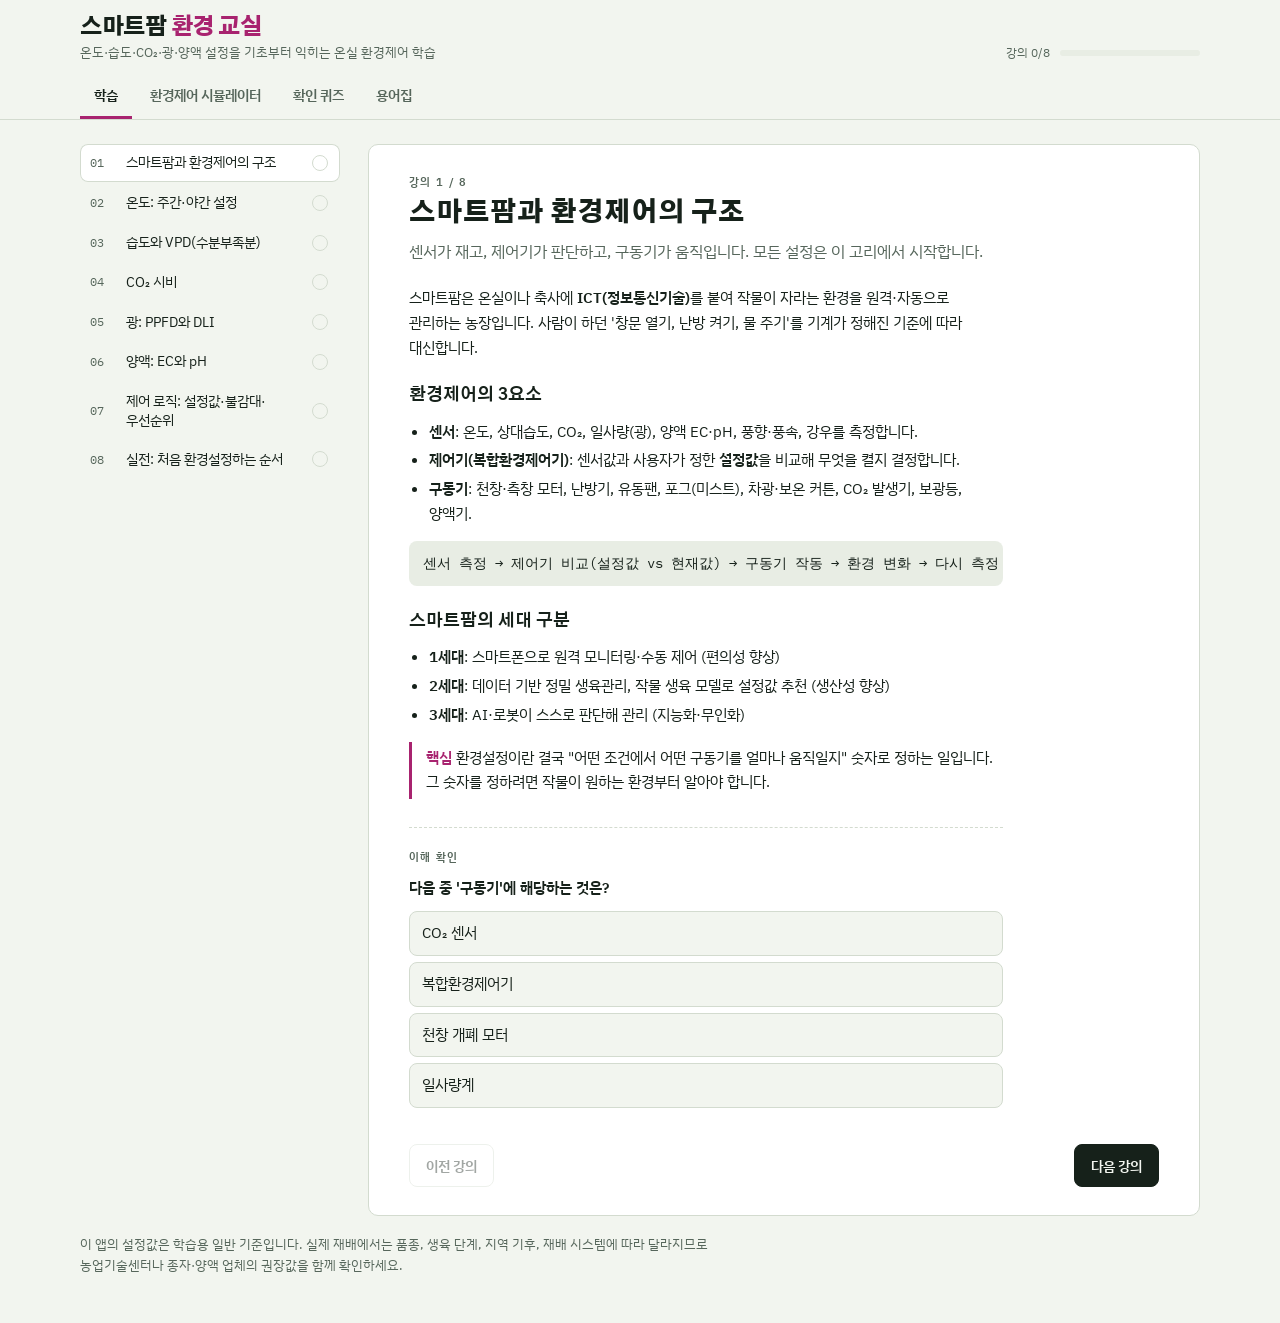
<file: smartfarm-academy/index.html>
<!doctype html>
<html lang="ko">
<head>
<meta charset="utf-8">
<meta name="viewport" content="width=device-width, initial-scale=1, viewport-fit=cover">
<!-- APP-START -->
<title>스마트팜 환경 교실</title>
<link rel="preconnect" href="https://fonts.googleapis.com">
<link rel="preconnect" href="https://fonts.gstatic.com" crossorigin>
<link rel="stylesheet" href="https://fonts.googleapis.com/css2?family=Gothic+A1:wght@700;900&family=IBM+Plex+Sans+KR:wght@400;600&family=IBM+Plex+Mono:wght@400;600&display=swap">
<style>
/* Layout: 온실 제어기 콘솔 — 상단 진행 바 + 탭, 학습은 좌측 강의 목록 / 우측 본문, 시뮬레이터는 조작부 / 반응부 2단 */
:root {
  --bg: #f2f5ef;
  --surface: #ffffff;
  --sunk: #e8ede4;
  --ink: #16211a;
  --muted: #56665b;
  --line: #d3dbcf;
  --leaf: #2c7a47;
  --grow: #a8236f;          /* 생장 LED(적+청) 마젠타 */
  --ok: #2c7a47;
  --warn: #a96a12;
  --bad: #bf3a26;
  --cool: #2f6f9a;
  --font-display: "Gothic A1", "Apple SD Gothic Neo", "Malgun Gothic", sans-serif;
  --font-body: "IBM Plex Sans KR", "Apple SD Gothic Neo", "Malgun Gothic", sans-serif;
  --font-mono: "IBM Plex Mono", ui-monospace, "SFMono-Regular", Menlo, monospace;
  --r: 10px;
}
@media (prefers-color-scheme: dark) {
  :root:not([data-theme="light"]) {
    --bg: #0e1511; --surface: #16201a; --sunk: #1c2820; --ink: #e3ebe2; --muted: #98aa9c;
    --line: #2a382f; --leaf: #5cc17d; --grow: #e46bb2; --ok: #5cc17d; --warn: #e2a64a;
    --bad: #f07a62; --cool: #6aaee0; color-scheme: dark;
  }
}
:root[data-theme="dark"] {
  --bg: #0e1511; --surface: #16201a; --sunk: #1c2820; --ink: #e3ebe2; --muted: #98aa9c;
  --line: #2a382f; --leaf: #5cc17d; --grow: #e46bb2; --ok: #5cc17d; --warn: #e2a64a;
  --bad: #f07a62; --cool: #6aaee0; color-scheme: dark;
}
* { box-sizing: border-box; }
body {
  background: var(--bg); color: var(--ink);
  font-family: var(--font-body); font-size: 15px; line-height: 1.65; word-break: keep-all; overflow-wrap: anywhere;
  margin: 0; padding-inline: 16px; padding-block: 0 48px;
}
.wrap { max-width: 1120px; margin: 0 auto; }
h1, h2, h3 { font-family: var(--font-display); text-wrap: balance; line-height: 1.25; margin: 0; }
p { margin: 0; }
button { font: inherit; color: inherit; cursor: pointer; }
:focus-visible { outline: 2px solid var(--grow); outline-offset: 2px; }
.mono { font-family: var(--font-mono); font-variant-numeric: tabular-nums; }

/* 헤더 */
header.top {
  position: sticky; top: env(safe-area-inset-top, 0px); z-index: 5;
  background: var(--bg); border-bottom: 1px solid var(--line);
  margin-inline: -16px; padding: 14px 16px 0;
}
.top-row { display: flex; flex-wrap: wrap; align-items: end; justify-content: space-between; gap: 8px 24px; max-width: 1120px; margin: 0 auto; }
.brand h1 { font-size: 22px; font-weight: 900; letter-spacing: -0.02em; }
.brand h1 span { color: var(--grow); }
.brand p { font-size: 13px; color: var(--muted); }
.progress { display: flex; align-items: center; gap: 10px; font-size: 12px; color: var(--muted); }
.progress .bar { width: 140px; height: 6px; background: var(--sunk); border-radius: 3px; overflow: hidden; }
.progress .bar i { display: block; height: 100%; background: var(--leaf); width: 0; transition: width .3s; }
nav.tabs { display: flex; gap: 4px; max-width: 1120px; margin: 10px auto 0; overflow-x: auto; }
nav.tabs button {
  background: none; border: 0; padding: 10px 14px; font-weight: 600; font-size: 14px;
  color: var(--muted); border-bottom: 3px solid transparent; white-space: nowrap;
}
nav.tabs button[aria-selected="true"] { color: var(--ink); border-bottom-color: var(--grow); }

section.view { padding-top: 24px; }
.eyebrow { font-size: 11px; letter-spacing: .12em; text-transform: uppercase; color: var(--muted); font-weight: 600; }

/* 학습 */
.learn { display: grid; grid-template-columns: 260px minmax(0, 1fr); gap: 28px; align-items: start; }
.lesson-list { list-style: none; margin: 0; padding: 0; display: grid; gap: 2px; position: sticky; top: 120px; }
.lesson-list button {
  width: 100%; text-align: left; background: none; border: 0; border-radius: 8px;
  padding: 9px 10px; display: grid; grid-template-columns: 28px 1fr 18px; gap: 8px; align-items: center;
}
.lesson-list button:hover { background: var(--sunk); }
.lesson-list button[aria-current="true"] { background: var(--surface); box-shadow: inset 0 0 0 1px var(--line); }
.lesson-list .n { font-family: var(--font-mono); font-size: 12px; color: var(--muted); }
.lesson-list .t { font-size: 14px; line-height: 1.35; }
.lesson-list .done { width: 16px; height: 16px; border-radius: 50%; border: 1.5px solid var(--line); }
.lesson-list .done.y { background: var(--leaf); border-color: var(--leaf); }
article.lesson { background: var(--surface); border: 1px solid var(--line); border-radius: var(--r); padding: 28px clamp(18px, 4vw, 40px); min-width: 0; }
article.lesson h2 { font-size: 26px; font-weight: 900; margin-top: 6px; }
article.lesson .lead { color: var(--muted); margin-top: 8px; font-size: 16px; }
.prose { max-width: 66ch; display: grid; gap: 14px; margin-top: 22px; }
.prose h3 { font-size: 17px; font-weight: 700; margin-top: 10px; }
.prose ul { margin: 0; padding-left: 20px; display: grid; gap: 4px; }
.prose b { font-weight: 600; }
.formula {
  font-family: var(--font-mono); font-size: 13.5px; background: var(--sunk); border-radius: 8px;
  padding: 12px 14px; overflow-x: auto; white-space: pre; line-height: 1.6;
}
.tip { border-left: 3px solid var(--grow); padding: 4px 0 4px 14px; color: var(--ink); }
.tip b { color: var(--grow); }
.tbl-wrap { overflow-x: auto; border: 1px solid var(--line); border-radius: 8px; }
table { border-collapse: collapse; width: 100%; font-size: 13.5px; }
th, td { padding: 8px 12px; text-align: left; border-bottom: 1px solid var(--line); white-space: nowrap; }
th { font-weight: 600; color: var(--muted); font-size: 12px; background: var(--sunk); }
tr:last-child td { border-bottom: 0; }
td.num { font-family: var(--font-mono); font-variant-numeric: tabular-nums; }

.check { margin-top: 28px; border-top: 1px dashed var(--line); padding-top: 20px; display: grid; gap: 10px; max-width: 66ch; }
.check .q { font-weight: 600; }
.opts { display: grid; gap: 6px; }
.opt {
  text-align: left; background: var(--bg); border: 1px solid var(--line); border-radius: 8px; padding: 9px 12px;
}
.opt:hover:not(:disabled) { border-color: var(--muted); }
.opt.right { border-color: var(--ok); background: color-mix(in srgb, var(--ok) 12%, var(--surface)); }
.opt.wrong { border-color: var(--bad); background: color-mix(in srgb, var(--bad) 10%, var(--surface)); }
.opt:disabled { cursor: default; }
.feedback { font-size: 14px; color: var(--muted); }
.nav-row { display: flex; justify-content: space-between; gap: 10px; margin-top: 26px; flex-wrap: wrap; }
.btn {
  border: 1px solid var(--line); background: var(--surface); border-radius: 8px; padding: 9px 16px; font-weight: 600; font-size: 14px;
}
.btn.primary { background: var(--ink); color: var(--bg); border-color: var(--ink); }
.btn:disabled { opacity: .4; cursor: default; }

/* 시뮬레이터 */
.sim { display: grid; grid-template-columns: minmax(0, 360px) minmax(0, 1fr); gap: 24px; align-items: start; }
.panel { background: var(--surface); border: 1px solid var(--line); border-radius: var(--r); padding: 20px; min-width: 0; }
.panel h2 { font-size: 18px; font-weight: 700; }
.panel .sub { color: var(--muted); font-size: 13px; margin-top: 4px; }
.seg { display: flex; flex-wrap: wrap; gap: 6px; margin-top: 12px; }
.seg button { border: 1px solid var(--line); background: var(--bg); border-radius: 999px; padding: 5px 12px; font-size: 13px; }
.seg button[aria-pressed="true"] { background: var(--ink); color: var(--bg); border-color: var(--ink); }
.sliders { display: grid; gap: 14px; margin-top: 18px; }
.sl label { display: flex; justify-content: space-between; gap: 8px; font-size: 13px; }
.sl label .v { font-family: var(--font-mono); font-weight: 600; font-variant-numeric: tabular-nums; }
.sl input { width: 100%; accent-color: var(--grow); margin: 4px 0 0; }
.sl .rng { font-size: 11.5px; color: var(--muted); font-family: var(--font-mono); }
.right-col { display: grid; gap: 20px; min-width: 0; }
.readouts { display: grid; grid-template-columns: repeat(3, minmax(0, 1fr)); gap: 10px; }
.ro { border: 1px solid var(--line); border-radius: 8px; padding: 10px 12px; background: var(--bg); display: grid; gap: 2px; }
.ro .k { font-size: 12px; color: var(--muted); display: flex; justify-content: space-between; align-items: center; gap: 6px; }
.ro .val { font-family: var(--font-mono); font-size: 20px; font-weight: 600; font-variant-numeric: tabular-nums; }
.ro .val small { font-size: 12px; color: var(--muted); font-weight: 400; margin-left: 3px; }
.pill { font-size: 11px; font-weight: 600; padding: 1px 8px; border-radius: 999px; white-space: nowrap; }
.pill.ok { color: var(--ok); background: color-mix(in srgb, var(--ok) 14%, transparent); }
.pill.warn { color: var(--warn); background: color-mix(in srgb, var(--warn) 16%, transparent); }
.pill.bad { color: var(--bad); background: color-mix(in srgb, var(--bad) 14%, transparent); }
.score { display: flex; align-items: baseline; gap: 10px; flex-wrap: wrap; }
.score .big { font-family: var(--font-mono); font-size: 34px; font-weight: 600; }
.actuators { display: grid; grid-template-columns: repeat(auto-fit, minmax(220px, 1fr)); gap: 8px; margin-top: 14px; }
.act { display: grid; grid-template-columns: 12px 1fr; gap: 10px; align-items: start; padding: 10px 12px; border-radius: 8px; background: var(--bg); border: 1px solid var(--line); }
.act .led { width: 10px; height: 10px; border-radius: 50%; margin-top: 6px; background: var(--line); }
.act.on .led { background: var(--grow); box-shadow: 0 0 0 3px color-mix(in srgb, var(--grow) 25%, transparent); }
.act .nm { font-weight: 600; font-size: 14px; }
.act .why { font-size: 12.5px; color: var(--muted); line-height: 1.5; }
.chart-box { position: relative; width: 100%; max-width: 100%; aspect-ratio: 16 / 10; margin-top: 12px; }
.chart-box canvas { width: 100%; height: 100%; display: block; }
.legend { display: flex; flex-wrap: wrap; gap: 6px 14px; font-size: 12px; color: var(--muted); margin-top: 10px; }
.legend i { display: inline-block; width: 10px; height: 10px; border-radius: 2px; margin-right: 5px; vertical-align: -1px; }
.advice { display: grid; gap: 6px; margin: 12px 0 0; padding-left: 18px; font-size: 14px; }

/* 퀴즈 */
.quiz { max-width: 720px; display: grid; gap: 18px; }
.quiz .panel { padding: 24px; }
.qhead { display: flex; justify-content: space-between; gap: 8px; color: var(--muted); font-size: 13px; }
.quiz h2 { font-size: 20px; margin-top: 8px; font-weight: 700; }

/* 용어집 */
.gloss-tools { display: flex; gap: 10px; flex-wrap: wrap; align-items: center; }
.gloss-tools input {
  flex: 1 1 240px; padding: 10px 12px; border: 1px solid var(--line); border-radius: 8px; background: var(--surface); color: var(--ink); font: inherit;
}
.gloss { display: grid; grid-template-columns: repeat(auto-fill, minmax(280px, 1fr)); gap: 10px; margin-top: 16px; }
.term { background: var(--surface); border: 1px solid var(--line); border-radius: 8px; padding: 14px 16px; display: grid; gap: 4px; min-width: 0; }
.term .w { font-weight: 700; font-family: var(--font-display); }
.term .w small { font-family: var(--font-mono); font-weight: 400; color: var(--muted); font-size: 12px; margin-left: 6px; }
.term p { font-size: 14px; color: var(--muted); }
.note { font-size: 12.5px; color: var(--muted); margin-top: 18px; max-width: 80ch; }

@media (max-width: 560px) { .readouts { grid-template-columns: repeat(2, minmax(0, 1fr)); } }
@media (max-width: 860px) {
  .learn, .sim { grid-template-columns: minmax(0, 1fr); }
  .lesson-list { position: static; display: flex; overflow-x: auto; gap: 6px; padding-bottom: 4px; }
  .lesson-list li { flex: 0 0 auto; }
  .lesson-list button { grid-template-columns: auto auto 14px; white-space: nowrap; background: var(--surface); box-shadow: inset 0 0 0 1px var(--line); }
  .lesson-list button[aria-current="true"] { box-shadow: inset 0 0 0 2px var(--grow); }
  .progress .bar { width: 90px; }
}
@media (prefers-reduced-motion: reduce) { * { transition: none !important; } }
</style>
</head>
<body>
<header class="top">
  <div class="top-row">
    <div class="brand">
      <h1>스마트팜 <span>환경 교실</span></h1>
      <p>온도·습도·CO₂·광·양액 설정을 기초부터 익히는 온실 환경제어 학습</p>
    </div>
    <div class="progress" aria-live="polite">
      <span id="progText">강의 0/8</span>
      <div class="bar" aria-hidden="true"><i id="progBar"></i></div>
    </div>
  </div>
  <nav class="tabs" role="tablist" aria-label="메뉴">
    <button role="tab" id="tab-learn" aria-selected="true" data-view="learn">학습</button>
    <button role="tab" id="tab-sim" aria-selected="false" data-view="sim">환경제어 시뮬레이터</button>
    <button role="tab" id="tab-quiz" aria-selected="false" data-view="quiz">확인 퀴즈</button>
    <button role="tab" id="tab-gloss" aria-selected="false" data-view="gloss">용어집</button>
  </nav>
</header>

<main class="wrap">
  <section class="view" id="view-learn">
    <div class="learn">
      <ul class="lesson-list" id="lessonList"></ul>
      <article class="lesson" id="lesson"></article>
    </div>
  </section>

  <section class="view" id="view-sim" hidden>
    <div class="sim">
      <div class="panel">
        <h2>온실 상태 조작</h2>
        <p class="sub">작물과 시간대를 고르고 센서값을 움직여 보세요. 제어기가 어떻게 반응하는지 오른쪽에 나타납니다.</p>
        <div class="eyebrow" style="margin-top:16px">작물</div>
        <div class="seg" id="cropSeg"></div>
        <div class="eyebrow" style="margin-top:14px">시간대</div>
        <div class="seg" id="timeSeg">
          <button type="button" data-time="day" aria-pressed="true">주간</button>
          <button type="button" data-time="night" aria-pressed="false">야간</button>
        </div>
        <div class="sliders" id="sliders"></div>
        <div class="nav-row" style="margin-top:18px">
          <button type="button" class="btn" id="randomBtn">돌발 상황 만들기</button>
          <button type="button" class="btn" id="idealBtn">적정값으로 맞추기</button>
        </div>
      </div>
      <div class="right-col">
        <div class="panel">
          <div class="score">
            <span class="eyebrow">환경 적합도</span>
            <span class="big" id="score">0</span><span class="mono" style="color:var(--muted)">/ 100</span>
            <span class="pill" id="scorePill"></span>
          </div>
          <div class="readouts" id="readouts" style="margin-top:14px"></div>
          <ul class="advice" id="advice"></ul>
        </div>
        <div class="panel">
          <h2>제어기 반응</h2>
          <p class="sub">현재 센서값과 작물 설정값을 비교해 구동기가 켜지거나 꺼집니다.</p>
          <div class="actuators" id="actuators"></div>
        </div>
        <div class="panel">
          <h2>VPD 지도</h2>
          <p class="sub">가로축 온도, 세로축 상대습도. 점이 현재 온실 상태입니다. 초록 영역(0.8–1.2 kPa)이 대부분 과채류의 목표입니다.</p>
          <div class="chart-box"><canvas id="vpdCanvas" aria-label="온도와 상대습도에 따른 VPD 영역 지도"></canvas></div>
          <div class="legend" id="vpdLegend"></div>
        </div>
      </div>
    </div>
  </section>

  <section class="view" id="view-quiz" hidden>
    <div class="quiz" id="quiz"></div>
  </section>

  <section class="view" id="view-gloss" hidden>
    <div class="gloss-tools">
      <input id="glossSearch" type="search" placeholder="용어 검색 (예: EC, 포차, 히스테리시스)" aria-label="용어 검색">
    </div>
    <div class="gloss" id="gloss"></div>
  </section>

  <p class="note">이 앱의 설정값은 학습용 일반 기준입니다. 실제 재배에서는 품종, 생육 단계, 지역 기후, 재배 시스템에 따라 달라지므로 농업기술센터나 종자·양액 업체의 권장값을 함께 확인하세요.</p>
</main>

<script>
(function () {
  "use strict";

  /* ---------- 작물별 설정 기준 (학습용 일반값) ---------- */
  var CROPS = {
    tomato:     { name: "토마토",   day: [22, 26], night: [15, 18], rh: [60, 80], vpd: [0.8, 1.2], co2: [800, 1000], ppfd: [400, 900], dli: [20, 30], hours: 14, ec: [2.0, 3.5], ph: [5.5, 6.5] },
    strawberry: { name: "딸기",     day: [18, 23], night: [6, 10],  rh: [60, 80], vpd: [0.6, 1.0], co2: [800, 1000], ppfd: [300, 600], dli: [12, 17], hours: 12, ec: [0.8, 1.2], ph: [5.5, 6.5] },
    paprika:    { name: "파프리카", day: [21, 25], night: [17, 19], rh: [65, 80], vpd: [0.7, 1.1], co2: [800, 1000], ppfd: [400, 900], dli: [20, 30], hours: 14, ec: [2.0, 3.0], ph: [5.5, 6.2] },
    lettuce:    { name: "상추",     day: [18, 22], night: [12, 16], rh: [60, 75], vpd: [0.6, 1.0], co2: [800, 1000], ppfd: [200, 350], dli: [12, 17], hours: 16, ec: [1.0, 1.8], ph: [5.8, 6.5] }
  };

  function svp(t) { return 0.6108 * Math.exp(17.27 * t / (t + 237.3)); }
  function vpdOf(t, rh) { return svp(t) * (1 - rh / 100); }
  function dliOf(ppfd, h) { return ppfd * h * 3600 / 1e6; }

  function cropTable() {
    var rows = Object.keys(CROPS).map(function (k) {
      var c = CROPS[k];
      return "<tr><td>" + c.name + "</td><td class=num>" + c.day.join("–") + "</td><td class=num>" + c.night.join("–") +
        "</td><td class=num>" + c.vpd.join("–") + "</td><td class=num>" + c.co2.join("–") + "</td><td class=num>" + c.dli.join("–") +
        "</td><td class=num>" + c.ec.join("–") + "</td><td class=num>" + c.ph.join("–") + "</td></tr>";
    }).join("");
    return '<div class="tbl-wrap"><table><thead><tr><th>작물</th><th>주간 °C</th><th>야간 °C</th><th>VPD kPa</th><th>CO₂ ppm</th><th>DLI mol/m²/일</th><th>EC dS/m</th><th>pH</th></tr></thead><tbody>' + rows + "</tbody></table></div>";
  }

  /* ---------- 강의 ---------- */
  var LESSONS = [
    {
      title: "스마트팜과 환경제어의 구조",
      lead: "센서가 재고, 제어기가 판단하고, 구동기가 움직입니다. 모든 설정은 이 고리에서 시작합니다.",
      body:
        "<p>스마트팜은 온실이나 축사에 <b>ICT(정보통신기술)</b>를 붙여 작물이 자라는 환경을 원격·자동으로 관리하는 농장입니다. 사람이 하던 '창문 열기, 난방 켜기, 물 주기'를 기계가 정해진 기준에 따라 대신합니다.</p>" +
        "<h3>환경제어의 3요소</h3><ul>" +
        "<li><b>센서</b>: 온도, 상대습도, CO₂, 일사량(광), 양액 EC·pH, 풍향·풍속, 강우를 측정합니다.</li>" +
        "<li><b>제어기(복합환경제어기)</b>: 센서값과 사용자가 정한 <b>설정값</b>을 비교해 무엇을 켤지 결정합니다.</li>" +
        "<li><b>구동기</b>: 천창·측창 모터, 난방기, 유동팬, 포그(미스트), 차광·보온 커튼, CO₂ 발생기, 보광등, 양액기.</li></ul>" +
        '<div class="formula">센서 측정 → 제어기 비교(설정값 vs 현재값) → 구동기 작동 → 환경 변화 → 다시 측정</div>' +
        "<h3>스마트팜의 세대 구분</h3><ul>" +
        "<li><b>1세대</b>: 스마트폰으로 원격 모니터링·수동 제어 (편의성 향상)</li>" +
        "<li><b>2세대</b>: 데이터 기반 정밀 생육관리, 작물 생육 모델로 설정값 추천 (생산성 향상)</li>" +
        "<li><b>3세대</b>: AI·로봇이 스스로 판단해 관리 (지능화·무인화)</li></ul>" +
        '<p class="tip"><b>핵심</b> 환경설정이란 결국 "어떤 조건에서 어떤 구동기를 얼마나 움직일지" 숫자로 정하는 일입니다. 그 숫자를 정하려면 작물이 원하는 환경부터 알아야 합니다.</p>',
      check: { q: "다음 중 '구동기'에 해당하는 것은?", o: ["CO₂ 센서", "복합환경제어기", "천창 개폐 모터", "일사량계"], a: 2, e: "천창 모터처럼 실제로 환경을 바꾸는 장치가 구동기입니다. 센서는 측정, 제어기는 판단을 맡습니다." }
    },
    {
      title: "온도: 주간·야간 설정",
      lead: "온도는 광합성과 호흡의 속도를 정합니다. 낮과 밤을 나눠 설정하는 것이 기본입니다.",
      body:
        "<p>낮에는 광합성으로 양분을 만들고, 밤에는 호흡으로 양분을 소비하며 열매·뿌리로 옮깁니다. 그래서 <b>주간 온도</b>는 광합성이 잘 되는 범위로, <b>야간 온도</b>는 호흡 소모를 줄이도록 조금 낮게 둡니다.</p>" +
        "<h3>시간대별 설정 (4단계 예시)</h3><ul>" +
        "<li><b>일출 전후</b>: 서서히 온도를 올려 결로를 막습니다 (시간당 1–2°C 상승).</li>" +
        "<li><b>주간</b>: 광합성 적온 유지. 햇빛이 강할수록 설정을 약간 높일 수 있습니다.</li>" +
        "<li><b>일몰 후 2–4시간</b>: 전류(양분 이동)를 돕도록 약간 높게 유지.</li>" +
        "<li><b>야간</b>: 호흡 소모를 줄이도록 낮게 유지.</li></ul>" +
        "<h3>꼭 알아둘 개념</h3><ul>" +
        "<li><b>DIF</b> = 주간 평균온도 − 야간 평균온도. DIF가 크면 웃자라고, 0에 가까우면 마디가 짧아집니다.</li>" +
        "<li><b>24시간 평균온도</b>: 생육 속도를 좌우합니다. 낮이 더웠다면 밤을 낮춰 평균을 맞추는 '온도 적산' 관리를 합니다.</li>" +
        "<li><b>환기 온도와 난방 온도는 다르게</b>: 난방 설정이 18°C라면 환기는 20°C 이상에서 시작하게 해 두 장치가 서로 싸우지 않게 합니다.</li></ul>" +
        cropTable() +
        '<p class="tip"><b>실수 주의</b> 난방 설정값과 환기 설정값이 같으면 난방기가 데운 공기를 창이 바로 내보내는 낭비가 생깁니다. 최소 1–2°C 간격을 두세요.</p>',
      check: { q: "난방 설정이 16°C일 때 환기 시작 온도로 가장 적절한 것은?", o: ["14°C", "16°C", "18°C 이상", "환기는 온도와 무관"], a: 2, e: "환기 온도는 난방 온도보다 1–2°C 이상 높게 두어야 난방과 환기가 동시에 작동하는 에너지 낭비를 막습니다." }
    },
    {
      title: "습도와 VPD(수분부족분)",
      lead: "상대습도 숫자만 보면 놓치는 것이 있습니다. 식물이 실제로 느끼는 건조함은 VPD로 봅니다.",
      body:
        "<p><b>상대습도(RH)</b>는 공기가 그 온도에서 최대로 품을 수 있는 수증기 중 몇 %를 품고 있는지입니다. 같은 RH 70%라도 15°C와 30°C에서 잎이 느끼는 건조함은 크게 다릅니다.</p>" +
        "<p><b>VPD(Vapor Pressure Deficit, 수증기압 포차)</b>는 공기가 더 받아들일 수 있는 수증기의 양을 압력(kPa)으로 나타낸 값입니다. VPD가 클수록 잎에서 물이 빨리 빠져나갑니다.</p>" +
        '<div class="formula">포화수증기압 SVP(kPa) = 0.6108 × e^(17.27 × T ÷ (T + 237.3))\nVPD(kPa) = SVP × (1 − RH ÷ 100)\n\n예) 25°C, RH 70% → SVP 3.17 × 0.30 = 0.95 kPa</div>' +
        "<h3>VPD 구간별 의미</h3><ul>" +
        "<li><b>0.4 kPa 미만</b>: 너무 습함. 증산이 멈추고 칼슘 흡수가 줄며 잿빛곰팡이·잎곰팡이병 위험.</li>" +
        "<li><b>0.8–1.2 kPa</b>: 과채류의 일반적인 적정 범위. 증산과 양분 흡수가 활발합니다.</li>" +
        "<li><b>1.6 kPa 초과</b>: 너무 건조함. 기공이 닫혀 광합성이 줄고 시들음·배꼽썩음 위험.</li></ul>" +
        "<h3>VPD를 바꾸는 방법</h3><ul>" +
        "<li>VPD가 높을 때(건조): 포그·미스트 가동, 차광, 환기량 줄이기</li>" +
        "<li>VPD가 낮을 때(과습): 환기와 난방을 함께(제습 환기), 유동팬 가동</li></ul>" +
        '<p class="tip"><b>설정 팁</b> 습도 설정을 RH로만 하면 온도가 바뀔 때 엉뚱하게 반응합니다. 제어기가 지원한다면 VPD 기준 습도 제어를 쓰세요. 시뮬레이터의 VPD 지도에서 직접 확인해 볼 수 있습니다.</p>',
      check: { q: "온실 VPD가 0.3 kPa로 측정되었습니다. 가장 알맞은 조치는?", o: ["포그를 더 가동한다", "난방과 환기를 함께 해 제습한다", "차광막을 닫는다", "아무것도 하지 않는다"], a: 1, e: "VPD 0.3 kPa는 과습 상태입니다. 데우면서 환기해 습기를 내보내야 병해를 줄일 수 있습니다." }
    },
    {
      title: "CO₂ 시비",
      lead: "광합성의 원료인 CO₂를 보충하면 수량이 늘어납니다. 단, 창이 열려 있으면 소용이 없습니다.",
      body:
        "<p>바깥 공기의 CO₂ 농도는 약 <b>420 ppm</b>입니다. 해가 뜬 뒤 창을 닫은 온실에서는 식물이 CO₂를 빨아들여 200–300 ppm까지 떨어지기도 합니다. 이때 CO₂를 공급하는 것을 <b>CO₂ 시비</b>라고 합니다.</p>" +
        "<h3>설정 기준</h3><ul>" +
        "<li><b>목표 농도</b>: 창이 닫혀 있을 때 800–1000 ppm</li>" +
        "<li><b>창이 열렸을 때</b>: 400–500 ppm 수준만 유지 (외부로 빠져나가 낭비되므로)</li>" +
        "<li><b>공급 시간</b>: 일출 후 30분 ~ 일몰 1시간 전. 밤에는 광합성을 하지 않으므로 공급하지 않습니다.</li>" +
        "<li><b>안전</b>: 사람이 작업하는 공간은 5000 ppm을 넘지 않게. 연소식 발생기는 일산화탄소·에틸렌 관리 필요.</li></ul>" +
        '<div class="formula">제어 규칙 예시\nIF 주간 AND 측창 개도 &lt; 10% AND CO₂ &lt; 800 ppm  → CO₂ 공급 ON\nIF CO₂ ≥ 1000 ppm OR 측창 개도 ≥ 30%          → CO₂ 공급 OFF</div>' +
        '<p class="tip"><b>연동이 핵심</b> CO₂ 제어는 반드시 환기 상태와 묶어 설정하세요. 환기 중 시비는 돈을 창밖으로 버리는 것과 같습니다.</p>',
      check: { q: "CO₂ 시비를 하지 않아야 하는 경우는?", o: ["오전 10시, 창이 닫혀 있고 550 ppm", "새벽 2시, 400 ppm", "오후 1시, 측창 5% 개방, 600 ppm", "흐린 날 정오, 480 ppm"], a: 1, e: "밤에는 광합성을 하지 않아 CO₂를 써 먹지 못합니다. 야간 시비는 비용만 듭니다." }
    },
    {
      title: "광: PPFD와 DLI",
      lead: "식물에게 중요한 것은 밝기(lux)가 아니라 광합성에 쓰이는 빛 알갱이의 양입니다.",
      body:
        "<p>사람 눈 기준의 lux 대신, 식물 재배에서는 400–700 nm 파장의 광자 수를 셉니다.</p><ul>" +
        "<li><b>PPFD</b> (µmol/m²/s): 1초 동안 1 m²에 도달하는 광합성 유효 광자 수. 순간 밝기.</li>" +
        "<li><b>DLI</b> (mol/m²/일): 하루 동안 받은 광자의 총량. 수량과 가장 관련이 깊습니다.</li></ul>" +
        '<div class="formula">DLI = PPFD × 일장(시간) × 3600 ÷ 1,000,000\n\n예) PPFD 400 × 14시간 → 400 × 14 × 3600 ÷ 10⁶ = 20.2 mol/m²/일</div>' +
        "<h3>광 관련 설정</h3><ul>" +
        "<li><b>보광등</b>: 흐린 날이나 겨울철 DLI가 목표보다 낮을 것으로 예상될 때 켭니다. 일출 전·일몰 후로 일장을 늘리는 방식이 일반적입니다.</li>" +
        "<li><b>차광막</b>: 한여름 순간 일사가 너무 강해 잎 온도가 오르고 VPD가 치솟을 때 닫습니다. 일사량 기준(예: 700–800 W/m² 이상)으로 설정합니다.</li>" +
        "<li><b>광과 온도는 짝</b>: 빛이 많은 날은 주간 온도를 조금 높게, 빛이 부족한 날은 낮게 두면 양분 균형이 맞습니다.</li></ul>" +
        '<p class="tip"><b>단위 변환</b> 태양광 기준 대략 1 W/m²(일사) ≈ 2.0–2.3 µmol/m²/s(PAR). 일사계가 W/m²로 표시되면 이 비율로 PPFD를 짐작할 수 있습니다.</p>',
      check: { q: "PPFD 300 µmol/m²/s로 16시간 비추면 DLI는 약 얼마인가?", o: ["4.8", "17.3", "48", "173"], a: 1, e: "300 × 16 × 3600 ÷ 1,000,000 = 17.28 mol/m²/일입니다." }
    },
    {
      title: "양액: EC와 pH",
      lead: "수경재배에서 뿌리가 먹는 밥은 양액입니다. 농도는 EC, 산도는 pH로 관리합니다.",
      body:
        "<h3>EC (전기전도도, dS/m 또는 mS/cm)</h3>" +
        "<p>물에 녹은 비료 이온이 많을수록 전기가 잘 통합니다. 그래서 EC는 <b>양액 농도</b>를 나타냅니다. 1 dS/m = 1 mS/cm입니다.</p><ul>" +
        "<li>EC가 너무 높으면 뿌리가 물을 빨아들이기 어려워 시들고 잎끝이 탑니다.</li>" +
        "<li>EC가 너무 낮으면 양분 결핍이 생깁니다.</li>" +
        "<li>맑고 건조한 날은 물을 많이 먹으므로 EC를 약간 낮추고, 흐린 날은 약간 높입니다.</li></ul>" +
        "<h3>pH (수소이온농도)</h3>" +
        "<p>대부분의 작물은 <b>pH 5.5–6.5</b>에서 양분을 가장 고르게 흡수합니다. 범위를 벗어나면 철, 망간, 인 등의 흡수가 막힙니다. 산(질산·인산)이나 알칼리(수산화칼륨)로 보정합니다.</p>" +
        "<h3>급액과 배액</h3><ul>" +
        "<li><b>급액 EC·pH</b>: 공급하는 양액의 값 (설정값)</li>" +
        "<li><b>배액 EC·pH</b>: 배지를 통과해 나온 물의 값 (뿌리 상태를 보여주는 결과값)</li>" +
        "<li><b>배액률</b> = 배액량 ÷ 급액량 × 100. 보통 20–30%를 목표로 합니다.</li>" +
        "<li>배액 EC가 급액보다 크게 높으면 염류가 쌓이는 중이므로 급액량을 늘리거나 EC를 낮춥니다.</li></ul>" +
        '<div class="formula">일사 비례 급액 예시\n누적 일사량 100 J/cm² 마다 1회 급액, 1회 급액량 = 주당 100 mL</div>',
      check: { q: "배액률을 구하는 식은?", o: ["급액량 ÷ 배액량", "배액량 ÷ 급액량 × 100", "배액 EC − 급액 EC", "급액 EC ÷ pH"], a: 1, e: "배액률은 공급한 물 중 몇 %가 흘러나왔는지입니다. 20–30%가 일반적인 목표입니다." }
    },
    {
      title: "제어 로직: 설정값·불감대·우선순위",
      lead: "같은 설정값이라도 어떻게 반응하게 하느냐에 따라 기계 수명과 에너지 사용이 달라집니다.",
      body:
        "<h3>설정값(Set point)과 불감대(Dead band)</h3>" +
        "<p>설정값 20°C에서 정확히 켜고 끄면 온도가 20.0 ↔ 20.1°C를 오갈 때마다 장치가 껐다 켜졌다 합니다(채터링). 그래서 켜는 값과 끄는 값 사이에 간격을 둡니다. 이 간격을 <b>불감대</b> 또는 <b>히스테리시스</b>라고 합니다.</p>" +
        '<div class="formula">난방 설정 18°C, 불감대 1°C\n  17.5°C 이하 → 난방 ON\n  18.5°C 이상 → 난방 OFF</div>' +
        "<h3>비례 제어 (P-band)</h3>" +
        "<p>창문은 열거나 닫거나 둘 중 하나가 아니라 <b>개도(%)</b>로 움직입니다. 설정 온도를 넘은 만큼 비례해서 엽니다.</p>" +
        '<div class="formula">환기 설정 24°C, 비례대 4°C\n  24°C → 개도 0%,  26°C → 50%,  28°C 이상 → 100%</div>' +
        "<h3>안전 우선순위</h3><ol style='margin:0;padding-left:20px;display:grid;gap:4px'>" +
        "<li><b>강풍·강우</b>: 풍속이 기준(예: 8 m/s)을 넘거나 비가 오면 측창·천창을 강제로 닫습니다.</li>" +
        "<li><b>동해·고온 경보</b>: 최저·최고 한계 온도를 넘으면 다른 설정보다 먼저 대응합니다.</li>" +
        "<li><b>온도</b> → <b>습도</b> → <b>CO₂</b> 순으로 일반 제어를 적용합니다.</li></ol>" +
        '<p class="tip"><b>바람 방향</b> 측창은 바람이 들이치는 쪽(풍상측)보다 반대쪽(풍하측)을 먼저 엽니다. 풍향 센서가 있다면 이 설정을 꼭 켜세요.</p>',
      check: { q: "불감대를 두는 주된 이유는?", o: ["목표 온도를 더 높이기 위해", "장치가 짧은 간격으로 반복 작동하는 것을 막기 위해", "센서 오차를 없애기 위해", "CO₂ 농도를 올리기 위해"], a: 1, e: "불감대가 없으면 설정값 근처에서 장치가 계속 켜졌다 꺼지며(채터링) 고장과 에너지 낭비가 생깁니다." }
    },
    {
      title: "실전: 처음 환경설정하는 순서",
      lead: "새 온실이나 새 작기를 시작할 때 따라 하는 체크리스트입니다.",
      body:
        "<h3>1단계 · 센서 점검과 보정</h3><ul>" +
        "<li>온습도 센서는 작물 생장점 높이, 직사광을 피한 <b>통풍형 센서 박스</b> 안에 설치합니다.</li>" +
        "<li>EC·pH 센서는 표준액(예: pH 4.0/7.0, EC 1.41 dS/m)으로 2–4주마다 보정합니다.</li>" +
        "<li>CO₂ 센서는 바깥 공기(약 420 ppm)와 비교해 크게 벗어나지 않는지 확인합니다.</li></ul>" +
        "<h3>2단계 · 작물 기준표 만들기</h3><ul>" +
        "<li>작물과 생육 단계(육묘·정식 초기·수확기)별로 주야간 온도, VPD, CO₂, DLI, EC, pH 목표를 표로 정리합니다.</li>" +
        "<li>처음에는 보수적인 중간값으로 시작합니다.</li></ul>" +
        "<h3>3단계 · 제어기에 입력</h3><ul>" +
        "<li>일출·일몰 기준 시간대를 나누고 각 시간대의 난방·환기 온도를 넣습니다 (난방 &lt; 환기).</li>" +
        "<li>불감대, 비례대, 창 개폐 단계, 강풍·강우 한계값을 넣습니다.</li>" +
        "<li>CO₂ 시비 조건을 측창 개도와 연동합니다.</li></ul>" +
        "<h3>4단계 · 알람 설정</h3><ul>" +
        "<li>최고·최저 온도, 정전, 센서 통신 끊김, EC·pH 이탈 알람을 스마트폰으로 받게 합니다.</li></ul>" +
        "<h3>5단계 · 관찰하고 조정하기</h3><ul>" +
        "<li>매일 같은 시간에 생장점 굵기, 잎 색, 마디 길이, 화방 위치를 기록합니다.</li>" +
        "<li>그래프로 하루 온도·VPD 곡선을 확인하고 한 번에 한 가지 설정만 바꿉니다.</li></ul>" +
        '<p class="tip"><b>다음 단계</b> 시뮬레이터 탭에서 작물을 고르고 값을 바꿔 보며 제어기가 어떻게 반응하는지 연습해 보세요.</p>',
      check: { q: "온습도 센서 설치 위치로 가장 알맞은 것은?", o: ["온실 지붕 바로 아래", "직사광이 드는 기둥 위", "생장점 높이의 통풍형 센서 박스 안", "난방기 배출구 옆"], a: 2, e: "센서는 작물이 실제로 느끼는 환경을 재야 합니다. 직사광과 열원을 피하고 공기가 흐르는 박스 안에 둡니다." }
    }
  ];

  /* ---------- 저장 (실패해도 동작) ---------- */
  var KEY = "smartfarm-academy-v1";
  var state = { done: {}, lesson: 0, quizBest: null };
  try { var s = JSON.parse(localStorage.getItem(KEY) || "null"); if (s) state = Object.assign(state, s); } catch (e) {}
  function save() { try { localStorage.setItem(KEY, JSON.stringify(state)); } catch (e) {} }

  var $ = function (id) { return document.getElementById(id); };
  function esc(s) { return String(s).replace(/[&<>"]/g, function (c) { return { "&": "&amp;", "<": "&lt;", ">": "&gt;", '"': "&quot;" }[c]; }); }

  function updateProgress() {
    var n = Object.keys(state.done).filter(function (k) { return state.done[k]; }).length;
    $("progText").textContent = "강의 " + n + "/" + LESSONS.length + (state.quizBest != null ? " · 퀴즈 최고 " + state.quizBest + "점" : "");
    $("progBar").style.width = (n / LESSONS.length * 100) + "%";
  }

  /* ---------- 탭 ---------- */
  var tabs = document.querySelectorAll("nav.tabs button");
  function show(view) {
    tabs.forEach(function (b) { b.setAttribute("aria-selected", b.dataset.view === view ? "true" : "false"); });
    ["learn", "sim", "quiz", "gloss"].forEach(function (v) { $("view-" + v).hidden = v !== view; });
    if (view === "sim") drawVPD();
    try { localStorage.setItem(KEY + "-tab", view); } catch (e) {}
  }
  tabs.forEach(function (b) { b.addEventListener("click", function () { show(b.dataset.view); window.scrollTo(0, 0); }); });

  /* ---------- 학습 화면 ---------- */
  function renderList() {
    $("lessonList").innerHTML = LESSONS.map(function (l, i) {
      return '<li><button type="button" data-i="' + i + '" aria-current="' + (i === state.lesson) + '"><span class="n">' +
        String(i + 1).padStart(2, "0") + '</span><span class="t">' + esc(l.title) + '</span><span class="done' + (state.done[i] ? " y" : "") +
        '" aria-label="' + (state.done[i] ? "완료" : "미완료") + '"></span></button></li>';
    }).join("");
  }
  $("lessonList").addEventListener("click", function (e) {
    var b = e.target.closest("button"); if (!b) return;
    state.lesson = +b.dataset.i; save(); renderLesson();
    $("lesson").scrollIntoView({ block: "start", behavior: "smooth" });
  });

  function renderLesson() {
    var i = state.lesson, l = LESSONS[i];
    $("lesson").innerHTML =
      '<div class="eyebrow">강의 ' + (i + 1) + " / " + LESSONS.length + "</div><h2>" + esc(l.title) + '</h2><p class="lead">' + esc(l.lead) + "</p>" +
      '<div class="prose">' + l.body + "</div>" +
      '<div class="check"><div class="eyebrow">이해 확인</div><p class="q">' + esc(l.check.q) + '</p><div class="opts">' +
      l.check.o.map(function (o, j) { return '<button type="button" class="opt" data-j="' + j + '">' + esc(o) + "</button>"; }).join("") +
      '</div><p class="feedback" id="fb" aria-live="polite"></p></div>' +
      '<div class="nav-row"><button type="button" class="btn" id="prevL"' + (i === 0 ? " disabled" : "") + '>이전 강의</button>' +
      '<button type="button" class="btn primary" id="nextL">' + (i === LESSONS.length - 1 ? "시뮬레이터로 연습하기" : "다음 강의") + "</button></div>";
    $("lesson").querySelectorAll(".opt").forEach(function (btn) {
      btn.addEventListener("click", function () {
        var j = +btn.dataset.j, ok = j === l.check.a;
        $("lesson").querySelectorAll(".opt").forEach(function (b2) {
          b2.disabled = true;
          if (+b2.dataset.j === l.check.a) b2.classList.add("right");
        });
        if (!ok) btn.classList.add("wrong");
        $("fb").textContent = (ok ? "정답입니다. 강의를 완료했습니다. " : "아쉽습니다. 다시 읽고 확인해 보세요. ") + l.check.e;
        if (ok) { state.done[i] = true; save(); renderList(); updateProgress(); }
        else {
          var retry = document.createElement("button");
          retry.type = "button"; retry.className = "btn"; retry.textContent = "다시 풀기";
          retry.style.justifySelf = "start";
          retry.addEventListener("click", renderLesson);
          $("fb").after(retry);
        }
      });
    });
    $("prevL").addEventListener("click", function () { state.lesson--; save(); renderLesson(); window.scrollTo(0, 0); });
    $("nextL").addEventListener("click", function () {
      if (i === LESSONS.length - 1) { show("sim"); window.scrollTo(0, 0); return; }
      state.lesson++; save(); renderLesson(); window.scrollTo(0, 0);
    });
    renderList();
  }

  /* ---------- 시뮬레이터 ---------- */
  var SL = [
    { k: "t",    label: "실내 온도", unit: "°C", min: 0, max: 40, step: 0.5 },
    { k: "rh",   label: "상대습도", unit: "%", min: 30, max: 100, step: 1 },
    { k: "co2",  label: "CO₂ 농도", unit: "ppm", min: 200, max: 1600, step: 10 },
    { k: "ppfd", label: "광량 PPFD", unit: "µmol/m²/s", min: 0, max: 1500, step: 10 },
    { k: "hours",label: "일장(빛 받는 시간)", unit: "시간", min: 6, max: 20, step: 0.5 },
    { k: "vent", label: "측창 개도", unit: "%", min: 0, max: 100, step: 5 },
    { k: "ec",   label: "급액 EC", unit: "dS/m", min: 0.2, max: 5, step: 0.1 },
    { k: "ph",   label: "급액 pH", unit: "", min: 4, max: 8, step: 0.1 }
  ];
  var sim = { crop: "tomato", time: "day", t: 29, rh: 52, co2: 380, ppfd: 950, hours: 14, vent: 0, ec: 3.8, ph: 6.0 };

  $("cropSeg").innerHTML = Object.keys(CROPS).map(function (k) {
    return '<button type="button" data-crop="' + k + '" aria-pressed="' + (k === sim.crop) + '">' + CROPS[k].name + "</button>";
  }).join("");
  $("cropSeg").addEventListener("click", function (e) {
    var b = e.target.closest("button"); if (!b) return;
    sim.crop = b.dataset.crop;
    $("cropSeg").querySelectorAll("button").forEach(function (x) { x.setAttribute("aria-pressed", x === b ? "true" : "false"); });
    updateSim();
  });
  $("timeSeg").addEventListener("click", function (e) {
    var b = e.target.closest("button"); if (!b) return;
    sim.time = b.dataset.time;
    $("timeSeg").querySelectorAll("button").forEach(function (x) { x.setAttribute("aria-pressed", x === b ? "true" : "false"); });
    if (sim.time === "night") { sim.ppfd = 0; setSlider("ppfd"); }
    updateSim();
  });

  $("sliders").innerHTML = SL.map(function (s) {
    return '<div class="sl"><label for="sl-' + s.k + '"><span>' + s.label + '</span><span class="v" id="v-' + s.k + '"></span></label>' +
      '<input type="range" id="sl-' + s.k + '" min="' + s.min + '" max="' + s.max + '" step="' + s.step + '" value="' + sim[s.k] + '">' +
      '<div class="rng" id="r-' + s.k + '"></div></div>';
  }).join("");
  SL.forEach(function (s) {
    $("sl-" + s.k).addEventListener("input", function (e) { sim[s.k] = +e.target.value; updateSim(); });
  });
  function setSlider(k) { $("sl-" + k).value = sim[k]; }

  function fmt(v, d) { return Number(v).toFixed(d); }
  function judge(v, r, soft) {
    if (v >= r[0] && v <= r[1]) return "ok";
    var span = (r[1] - r[0]) || 1, gap = v < r[0] ? r[0] - v : v - r[1];
    return gap <= span * (soft || 0.5) ? "warn" : "bad";
  }
  var LABEL = { ok: "적정", warn: "주의", bad: "이탈" };

  function evaluate() {
    var c = CROPS[sim.crop], day = sim.time === "day";
    var tr = day ? c.day : c.night;
    var vpd = vpdOf(sim.t, sim.rh);
    var dli = dliOf(sim.ppfd, sim.hours);
    var items = [
      { k: "온도", val: fmt(sim.t, 1), unit: "°C", r: tr, s: judge(sim.t, tr, 0.6), w: 25 },
      { k: "VPD", val: fmt(vpd, 2), unit: "kPa", r: c.vpd, s: judge(vpd, c.vpd, 1), w: 20 },
      { k: "CO₂", val: fmt(sim.co2, 0), unit: "ppm", r: day ? (sim.vent >= 30 ? [400, 600] : c.co2) : [350, 1200], s: null, w: 15 },
      { k: "일 적산광 DLI", val: fmt(dli, 1), unit: "mol", r: c.dli, s: day ? judge(dli, c.dli, 0.6) : "ok", w: 15 },
      { k: "EC", val: fmt(sim.ec, 1), unit: "dS/m", r: c.ec, s: judge(sim.ec, c.ec, 0.6), w: 15 },
      { k: "pH", val: fmt(sim.ph, 1), unit: "", r: c.ph, s: judge(sim.ph, c.ph, 0.8), w: 10 }
    ];
    items[2].s = judge(sim.co2, items[2].r, 0.5);
    if (!day) items[3].r = ["주간에", "평가"];
    var score = 0;
    items.forEach(function (it) { score += it.w * (it.s === "ok" ? 1 : it.s === "warn" ? 0.5 : 0); });
    return { c: c, day: day, tr: tr, vpd: vpd, dli: dli, items: items, score: Math.round(score) };
  }

  function controller(ev) {
    var c = ev.c, day = ev.day, mid = (ev.tr[0] + ev.tr[1]) / 2;
    var heatSet = ev.tr[0], ventSet = ev.tr[1];
    var A = [];
    var windStorm = false;
    var heat = sim.t < heatSet - 0.5;
    A.push({ n: "난방기", on: heat, why: heat ? "실내 " + fmt(sim.t, 1) + "°C가 난방 설정 " + heatSet + "°C(불감대 −0.5)보다 낮음" : "난방 설정 " + heatSet + "°C 이상 유지 중" });
    var ventOpen = Math.max(0, Math.min(100, Math.round((sim.t - ventSet) / 4 * 100)));
    var dehum = ev.vpd < 0.4;
    if (dehum && ventOpen < 10) ventOpen = 10;
    A.push({ n: "측창·천창 (목표 개도 " + ventOpen + "%)", on: ventOpen > 0 && !windStorm,
      why: sim.t > ventSet ? "환기 설정 " + ventSet + "°C 초과분 " + fmt(sim.t - ventSet, 1) + "°C, 비례대 4°C로 계산" :
        dehum ? "과습(VPD " + fmt(ev.vpd, 2) + ") 제습을 위해 소폭 개방" : "환기 설정 " + ventSet + "°C 이하" });
    var fog = ev.vpd > c.vpd[1] + 0.2 && day;
    A.push({ n: "포그(미스트)", on: fog, why: fog ? "VPD " + fmt(ev.vpd, 2) + " kPa로 건조. 가습하며 잎 온도를 낮춤" : (day ? "VPD가 목표 상한 근처 이하" : "야간에는 병해 위험으로 가동하지 않음") });
    var shade = day && (sim.ppfd > c.ppfd[1] * 1.15 || (sim.t > ventSet + 3 && sim.ppfd > c.ppfd[0]));
    A.push({ n: "차광막", on: shade, why: shade ? "광 " + sim.ppfd + " µmol 또는 고온으로 잎이 과열될 위험" : "광량·온도가 차광 기준 이하" });
    var co2On = day && sim.vent < 10 && ventOpen < 10 && sim.co2 < c.co2[0];
    A.push({ n: "CO₂ 공급기", on: co2On,
      why: !day ? "야간: 광합성이 없어 공급하지 않음" : (sim.vent >= 10 || ventOpen >= 10) ? "창이 열려 있어 공급 중지 (외부로 빠져나감)" :
        co2On ? "창이 닫힌 상태에서 " + sim.co2 + " ppm < 목표 " + c.co2[0] + " ppm" : "목표 농도 이상" });
    var lamp = day && ev.dli < c.dli[0];
    A.push({ n: "보광등", on: lamp, why: lamp ? "예상 DLI " + fmt(ev.dli, 1) + " < 목표 " + c.dli[0] + " mol. 일장 연장 보광" : day ? "목표 DLI 충족" : "야간 소등 (일장 유지)" });
    var fan = dehum || heat || fog;
    A.push({ n: "유동팬", on: fan, why: fan ? "온습도 균일화 (난방·포그·제습 동반)" : "필요 없음" });
    var ecAdj = sim.ec < c.ec[0] || sim.ec > c.ec[1];
    A.push({ n: "양액 농도 조절", on: ecAdj, why: sim.ec > c.ec[1] ? "EC 높음: 원수 비율을 늘려 희석" : sim.ec < c.ec[0] ? "EC 낮음: A·B 원액 주입량 증가" : "EC 목표 범위" });
    var phAdj = sim.ph < c.ph[0] || sim.ph > c.ph[1];
    A.push({ n: "산·알칼리 주입", on: phAdj, why: sim.ph > c.ph[1] ? "pH 높음: 질산/인산 주입" : sim.ph < c.ph[0] ? "pH 낮음: 수산화칼륨 주입" : "pH 목표 범위" });
    return A;
  }

  function advice(ev) {
    var a = [], c = ev.c;
    if (ev.items[0].s !== "ok") a.push(sim.t > ev.tr[1] ? "온도가 높습니다. 환기 개도를 늘리고, 햇빛이 강하면 차광을 함께 쓰세요." : "온도가 낮습니다. 난방 설정과 보온 커튼 닫힘 시간을 확인하세요.");
    if (ev.vpd < c.vpd[0]) a.push("과습입니다(VPD " + fmt(ev.vpd, 2) + "). 난방과 환기를 같이 돌려 습기를 빼고 유동팬으로 공기를 섞으세요.");
    if (ev.vpd > c.vpd[1]) a.push("건조합니다(VPD " + fmt(ev.vpd, 2) + "). 포그로 가습하고 환기량을 줄이세요.");
    if (ev.day && sim.co2 < c.co2[0] && sim.vent < 10) a.push("창이 닫혀 있으니 CO₂를 " + c.co2[0] + "–" + c.co2[1] + " ppm까지 공급하기 좋은 조건입니다.");
    if (ev.day && sim.vent >= 30 && sim.co2 > 600) a.push("창이 " + sim.vent + "% 열려 있는데 CO₂가 높습니다. 공급한 CO₂가 밖으로 빠져나가는 중입니다.");
    if (!ev.day && sim.co2 > 1200) a.push("야간 CO₂ 고농도는 공급 낭비이거나 환기 부족 신호입니다.");
    if (ev.day && ev.dli < c.dli[0]) a.push("오늘 예상 DLI가 부족합니다. 보광등으로 일장을 늘리거나 낮 온도를 약간 낮춰 양분 소모를 줄이세요.");
    if (sim.ec > c.ec[1]) a.push("EC가 높아 뿌리 흡수가 어렵습니다. 급액 EC를 낮추고 배액 EC를 확인하세요.");
    if (sim.ec < c.ec[0]) a.push("EC가 낮아 양분이 부족할 수 있습니다.");
    if (sim.ph < c.ph[0] || sim.ph > c.ph[1]) a.push("pH가 " + c.ph[0] + "–" + c.ph[1] + " 범위를 벗어나 미량원소 흡수가 막힐 수 있습니다.");
    if (!a.length) a.push(c.name + "에 알맞은 환경입니다. 이 상태를 기준값으로 기록해 두세요.");
    return a;
  }

  function updateSim() {
    SL.forEach(function (s) {
      var d = s.step < 1 ? 1 : 0;
      $("v-" + s.k).textContent = fmt(sim[s.k], d) + (s.unit ? " " + s.unit : "");
    });
    var c = CROPS[sim.crop], day = sim.time === "day";
    var tr = day ? c.day : c.night;
    $("r-t").textContent = (day ? "주간" : "야간") + " 목표 " + tr.join("–") + " °C";
    $("r-rh").textContent = "참고 " + c.rh.join("–") + " % (VPD로 판단)";
    $("r-co2").textContent = day ? "창 닫힘 목표 " + c.co2.join("–") + " ppm" : "야간 공급 없음";
    $("r-ppfd").textContent = day ? "적정 " + c.ppfd.join("–") : "야간 0";
    $("r-hours").textContent = "권장 일장 약 " + c.hours + " 시간";
    $("r-vent").textContent = "현재 수동 개도 (CO₂ 판단에 사용)";
    $("r-ec").textContent = "목표 " + c.ec.join("–") + " dS/m";
    $("r-ph").textContent = "목표 " + c.ph.join("–");

    var ev = evaluate();
    $("score").textContent = ev.score;
    var sp = $("scorePill"), cls = ev.score >= 85 ? "ok" : ev.score >= 55 ? "warn" : "bad";
    sp.className = "pill " + cls;
    sp.textContent = { ok: "안정", warn: "조정 필요", bad: "위험" }[cls];
    $("readouts").innerHTML = ev.items.map(function (it) {
      return '<div class="ro"><span class="k"><span>' + it.k + '</span><span class="pill ' + it.s + '">' + LABEL[it.s] + '</span></span>' +
        '<span class="val">' + it.val + "<small>" + it.unit + '</small></span><span class="rng mono" style="font-size:11.5px;color:var(--muted)">목표 ' + it.r.join("–") + "</span></div>";
    }).join("");
    $("advice").innerHTML = advice(ev).map(function (x) { return "<li>" + esc(x) + "</li>"; }).join("");
    $("actuators").innerHTML = controller(ev).map(function (a) {
      return '<div class="act' + (a.on ? " on" : "") + '"><span class="led" aria-hidden="true"></span><div><div class="nm">' + esc(a.n) +
        ' <span class="pill ' + (a.on ? "warn" : "ok") + '">' + (a.on ? "작동" : "대기") + '</span></div><div class="why">' + esc(a.why) + "</div></div></div>";
    }).join("");
    drawVPD();
  }

  $("idealBtn").addEventListener("click", function () {
    var c = CROPS[sim.crop], day = sim.time === "day", tr = day ? c.day : c.night;
    sim.t = (tr[0] + tr[1]) / 2;
    var target = (c.vpd[0] + c.vpd[1]) / 2;
    sim.rh = Math.round(Math.min(95, Math.max(40, (1 - target / svp(sim.t)) * 100)));
    sim.co2 = day ? Math.round((c.co2[0] + c.co2[1]) / 20) * 10 : 450;
    sim.vent = 0;
    sim.hours = c.hours;
    sim.ppfd = day ? Math.round(((c.dli[0] + c.dli[1]) / 2) * 1e6 / (c.hours * 3600) / 10) * 10 : 0;
    sim.ec = Math.round((c.ec[0] + c.ec[1]) / 2 * 10) / 10;
    sim.ph = Math.round((c.ph[0] + c.ph[1]) / 2 * 10) / 10;
    SL.forEach(function (s) { setSlider(s.k); });
    updateSim();
  });
  var SCEN = [
    { t: 33, rh: 40, co2: 380, ppfd: 1300, vent: 60 },
    { t: 11, rh: 96, co2: 650, ppfd: 120, vent: 0 },
    { t: 24, rh: 75, co2: 260, ppfd: 500, vent: 0 },
    { t: 23, rh: 70, co2: 1300, ppfd: 600, vent: 50 }
  ];
  var scenI = 0;
  $("randomBtn").addEventListener("click", function () {
    var s = SCEN[scenI++ % SCEN.length];
    Object.keys(s).forEach(function (k) { sim[k] = s[k]; setSlider(k); });
    sim.ec = Math.round((1 + Math.random() * 3.5) * 10) / 10; setSlider("ec");
    sim.ph = Math.round((4.8 + Math.random() * 2.6) * 10) / 10; setSlider("ph");
    updateSim();
  });

  /* ---------- VPD 지도 (canvas) ---------- */
  var canvas = $("vpdCanvas");
  function cssVar(n) { return getComputedStyle(document.documentElement).getPropertyValue(n).trim(); }
  var ZONES = [
    { max: 0.4, tok: "--cool", label: "0.4 미만 과습" },
    { max: 0.8, tok: "--leaf", a: 0.35, label: "0.4–0.8 육묘·저증산" },
    { max: 1.2, tok: "--leaf", a: 0.8, label: "0.8–1.2 적정(과채류)" },
    { max: 1.6, tok: "--warn", label: "1.2–1.6 다소 건조" },
    { max: 99, tok: "--bad", label: "1.6 초과 과건조" }
  ];
  function zoneFor(v) { for (var i = 0; i < ZONES.length; i++) if (v < ZONES[i].max) return ZONES[i]; return ZONES[ZONES.length - 1]; }
  function renderLegend() {
    $("vpdLegend").innerHTML = ZONES.map(function (z) {
      return '<span><i style="background:' + cssVar(z.tok) + ";opacity:" + (z.a || 0.6) + '"></i>' + z.label + " kPa</span>";
    }).join("");
  }
  function drawVPD() {
    if ($("view-sim").hidden) return;
    var rect = canvas.getBoundingClientRect();
    if (!rect.width) return;
    var dpr = window.devicePixelRatio || 1;
    canvas.width = Math.round(rect.width * dpr); canvas.height = Math.round(rect.height * dpr);
    var g = canvas.getContext("2d"); g.setTransform(dpr, 0, 0, dpr, 0, 0);
    var W = rect.width, H = rect.height, L = 40, R = 12, T = 10, B = 30;
    var pw = W - L - R, ph = H - T - B;
    var T0 = 5, T1 = 38, H0 = 30, H1 = 100;
    var x = function (t) { return L + (t - T0) / (T1 - T0) * pw; };
    var y = function (h) { return T + (H1 - h) / (H1 - H0) * ph; };
    var bg = cssVar("--surface"), muted = cssVar("--muted"), line = cssVar("--line"), ink = cssVar("--ink"), grow = cssVar("--grow");
    g.fillStyle = bg; g.fillRect(0, 0, W, H);
    var step = 0.5, hs = 1;
    for (var t = T0; t < T1; t += step) {
      for (var h = H0; h < H1; h += hs) {
        var z = zoneFor(vpdOf(t + step / 2, h + hs / 2));
        g.globalAlpha = z.a || 0.55;
        g.fillStyle = cssVar(z.tok);
        g.fillRect(x(t), y(h + hs), x(t + step) - x(t) + 0.6, y(h) - y(h + hs) + 0.6);
      }
    }
    g.globalAlpha = 1;
    g.strokeStyle = line; g.lineWidth = 1; g.fillStyle = muted;
    g.font = "11px " + cssVar("--font-mono");
    g.textAlign = "center"; g.textBaseline = "top";
    for (var tt = 5; tt <= 35; tt += 5) {
      g.globalAlpha = 0.6; g.beginPath(); g.moveTo(x(tt), T); g.lineTo(x(tt), T + ph); g.stroke(); g.globalAlpha = 1;
      g.fillText(tt + "°C", x(tt), T + ph + 6);
    }
    g.textAlign = "right"; g.textBaseline = "middle";
    for (var hh = 30; hh <= 100; hh += 10) {
      g.globalAlpha = 0.6; g.beginPath(); g.moveTo(L, y(hh)); g.lineTo(L + pw, y(hh)); g.stroke(); g.globalAlpha = 1;
      g.fillText(hh + "%", L - 6, y(hh));
    }
    // 작물 목표 온도 범위 표시
    var c = CROPS[sim.crop], tr = sim.time === "day" ? c.day : c.night;
    g.setLineDash([4, 4]); g.strokeStyle = ink; g.lineWidth = 1.2;
    g.strokeRect(x(tr[0]), y(Math.min(100, c.rh[1] + 15)), x(tr[1]) - x(tr[0]), y(Math.max(30, c.rh[0] - 15)) - y(Math.min(100, c.rh[1] + 15)));
    g.setLineDash([]);
    // 현재 점
    var px = x(Math.max(T0, Math.min(T1, sim.t))), py = y(Math.max(H0, Math.min(H1, sim.rh)));
    g.beginPath(); g.arc(px, py, 9, 0, Math.PI * 2); g.fillStyle = bg; g.fill();
    g.beginPath(); g.arc(px, py, 6, 0, Math.PI * 2); g.fillStyle = grow; g.fill();
    g.fillStyle = ink; g.font = "600 12px " + cssVar("--font-mono");
    g.textAlign = px > W - 120 ? "right" : "left"; g.textBaseline = "bottom";
    g.fillText(fmt(vpdOf(sim.t, sim.rh), 2) + " kPa", px + (g.textAlign === "left" ? 12 : -12), py - 6);
    renderLegend();
  }
  window.addEventListener("resize", drawVPD);
  try { window.matchMedia("(prefers-color-scheme: dark)").addEventListener("change", drawVPD); } catch (e) {}
  new MutationObserver(drawVPD).observe(document.documentElement, { attributes: true, attributeFilter: ["data-theme"] });

  /* ---------- 퀴즈 ---------- */
  var QUIZ = [
    { q: "토마토 재배 온실의 일반적인 주간 적정 온도는?", o: ["10–14°C", "22–26°C", "32–36°C", "38°C 이상"], a: 1, e: "토마토는 주간 22–26°C, 야간 15–18°C 정도가 일반적인 기준입니다." },
    { q: "28°C, 상대습도 50%일 때 VPD는 약 얼마인가? (28°C 포화수증기압 ≈ 3.78 kPa)", o: ["0.4 kPa", "1.0 kPa", "1.9 kPa", "3.8 kPa"], a: 2, e: "3.78 × (1 − 0.5) = 1.89 kPa로 과건조 구간입니다." },
    { q: "바깥 공기의 CO₂ 농도에 가장 가까운 값은?", o: ["약 42 ppm", "약 420 ppm", "약 4,200 ppm", "약 42,000 ppm"], a: 1, e: "현재 대기 CO₂는 약 420 ppm입니다." },
    { q: "DLI의 단위는?", o: ["lux", "W/m²", "µmol/m²/s", "mol/m²/일"], a: 3, e: "DLI는 하루 적산 광량이므로 mol/m²/일입니다. µmol/m²/s는 PPFD 단위입니다." },
    { q: "급액 EC 2.5, 배액 EC 4.5가 계속 나온다면?", o: ["양분이 부족하다", "배지에 염류가 쌓이고 있다", "pH가 높다", "정상이다"], a: 1, e: "배액 EC가 급액보다 크게 높으면 염류 집적 신호입니다. 급액량을 늘리거나 EC를 낮춥니다." },
    { q: "대부분의 수경재배 작물에 알맞은 양액 pH 범위는?", o: ["3.5–4.5", "5.5–6.5", "7.5–8.5", "9.0 이상"], a: 1, e: "pH 5.5–6.5에서 대부분의 양분을 고르게 흡수합니다." },
    { q: "강풍이 불 때 복합환경제어기가 가장 먼저 해야 할 일은?", o: ["CO₂ 공급", "측창·천창을 닫아 시설 보호", "포그 가동", "보광등 점등"], a: 1, e: "강풍·강우 대응은 안전 우선순위 1순위로, 다른 설정보다 먼저 창을 닫습니다." },
    { q: "환기 설정 24°C, 비례대 4°C일 때 실내 26°C이면 창 개도는?", o: ["0%", "25%", "50%", "100%"], a: 2, e: "(26 − 24) ÷ 4 = 0.5, 즉 50% 개방입니다." },
    { q: "DIF(주야간 온도차)가 클 때 나타나기 쉬운 현상은?", o: ["마디가 짧아진다", "줄기가 웃자란다", "뿌리가 썩는다", "꽃이 안 핀다"], a: 1, e: "DIF가 크면 마디 사이가 길어지며 웃자랍니다. DIF를 줄이면 초장이 억제됩니다." },
    { q: "pH 센서 보정에 쓰는 것은?", o: ["수돗물", "pH 4.0·7.0 표준액", "양액 원액", "증류수만"], a: 1, e: "표준 완충액(pH 4.0, 7.0 등)으로 2점 보정을 합니다." }
  ];
  var qz = { i: 0, score: 0, answered: false };
  function renderQuiz() {
    var box = $("quiz");
    if (qz.i >= QUIZ.length) {
      var pts = Math.round(qz.score / QUIZ.length * 100);
      if (state.quizBest == null || pts > state.quizBest) { state.quizBest = pts; save(); updateProgress(); }
      box.innerHTML = '<div class="panel"><div class="eyebrow">결과</div><h2>' + QUIZ.length + "문제 중 " + qz.score + "문제 정답</h2>" +
        '<p class="score" style="margin-top:10px"><span class="big">' + pts + '</span><span class="mono" style="color:var(--muted)">점 · 최고 ' + state.quizBest + "점</span></p>" +
        '<p style="margin-top:10px;color:var(--muted)">' + (pts >= 80 ? "기초 환경설정 개념을 잘 이해했습니다. 시뮬레이터에서 작물별 설정을 연습해 보세요." : "틀린 문제와 관련된 강의를 다시 읽어 보세요. 특히 VPD와 양액 단원이 자주 헷갈립니다.") + "</p>" +
        '<div class="nav-row"><button type="button" class="btn primary" id="qRestart">다시 풀기</button></div></div>';
      $("qRestart").addEventListener("click", function () { qz = { i: 0, score: 0, answered: false }; renderQuiz(); });
      return;
    }
    var q = QUIZ[qz.i];
    box.innerHTML = '<div class="panel"><div class="qhead"><span>문제 ' + (qz.i + 1) + " / " + QUIZ.length + "</span><span class=mono>정답 " + qz.score + "</span></div>" +
      "<h2>" + esc(q.q) + '</h2><div class="opts" style="margin-top:14px">' +
      q.o.map(function (o, j) { return '<button type="button" class="opt" data-j="' + j + '">' + esc(o) + "</button>"; }).join("") +
      '</div><p class="feedback" id="qfb" aria-live="polite" style="margin-top:12px"></p>' +
      '<div class="nav-row"><span></span><button type="button" class="btn primary" id="qNext" disabled>' + (qz.i === QUIZ.length - 1 ? "결과 보기" : "다음 문제") + "</button></div></div>";
    box.querySelectorAll(".opt").forEach(function (btn) {
      btn.addEventListener("click", function () {
        var j = +btn.dataset.j;
        box.querySelectorAll(".opt").forEach(function (b2) { b2.disabled = true; if (+b2.dataset.j === q.a) b2.classList.add("right"); });
        if (j === q.a) qz.score++; else btn.classList.add("wrong");
        $("qfb").textContent = (j === q.a ? "정답. " : "오답. ") + q.e;
        $("qNext").disabled = false;
      });
    });
    $("qNext").addEventListener("click", function () { qz.i++; renderQuiz(); });
  }

  /* ---------- 용어집 ---------- */
  var GLOSS = [
    ["복합환경제어기", "", "여러 센서값을 종합해 창, 난방, 커튼, CO₂, 양액 장치를 함께 제어하는 장치."],
    ["설정값", "Set point", "제어기가 맞추려는 목표 값. 예: 난방 18°C."],
    ["불감대", "Dead band", "켜는 값과 끄는 값 사이의 간격. 장치의 잦은 반복 작동을 막는다. 히스테리시스라고도 한다."],
    ["비례대", "P-band", "설정값에서 몇 도 벗어났을 때 구동기를 100%로 움직일지 정하는 폭."],
    ["상대습도", "RH, %", "그 온도에서 공기가 품을 수 있는 최대 수증기 중 실제 수증기 비율."],
    ["VPD", "kPa", "수증기압 포차. 공기가 더 받아들일 수 있는 수증기량. 식물 증산의 세기를 나타낸다."],
    ["포차", "g/m³", "단위 부피 공기가 더 품을 수 있는 수분량. VPD와 같은 개념을 질량으로 표시한 것."],
    ["이슬점", "°C", "공기가 식으면서 물방울이 맺히기 시작하는 온도. 잎·피복재 결로 판단에 쓴다."],
    ["DIF", "°C", "주간 평균온도에서 야간 평균온도를 뺀 값. 초장(키) 조절에 쓴다."],
    ["PPFD", "µmol/m²/s", "광합성 유효 광량자속 밀도. 1초당 1 m²에 닿는 광합성용 빛 알갱이 수."],
    ["DLI", "mol/m²/일", "일 적산광량. 하루 동안 받은 광합성 유효 광량의 합."],
    ["광포화점", "", "빛을 더 늘려도 광합성이 늘지 않는 광량. 이 이상은 차광을 고려한다."],
    ["CO₂ 시비", "ppm", "광합성 촉진을 위해 온실에 CO₂를 공급하는 것. 창이 닫힌 주간에 한다."],
    ["EC", "dS/m", "전기전도도. 양액 속 비료 이온의 총 농도를 나타낸다."],
    ["pH", "", "산성·알칼리성 정도. 양액은 보통 5.5–6.5로 관리한다."],
    ["배액률", "%", "급액량 중 배지를 지나 흘러나온 물의 비율. 20–30%가 일반적 목표."],
    ["일사 비례 급액", "J/cm²", "누적 일사량이 정해진 값에 이르면 급액하는 방식. 해가 강한 날 물을 더 준다."],
    ["유동팬", "", "온실 안 공기를 순환시켜 온습도를 고르게 하는 팬."],
    ["보온 커튼", "", "야간에 닫아 열 손실을 줄이는 커튼. 차광 커튼과 겸용하기도 한다."],
    ["풍상측·풍하측", "", "바람이 불어오는 쪽(풍상)과 반대쪽(풍하). 측창은 풍하측부터 연다."]
  ];
  function renderGloss(q) {
    q = (q || "").trim().toLowerCase();
    var list = GLOSS.filter(function (g) { return !q || (g[0] + g[1] + g[2]).toLowerCase().indexOf(q) >= 0; });
    $("gloss").innerHTML = list.length ? list.map(function (g) {
      return '<div class="term"><div class="w">' + esc(g[0]) + (g[1] ? "<small>" + esc(g[1]) + "</small>" : "") + "</div><p>" + esc(g[2]) + "</p></div>";
    }).join("") : '<p style="color:var(--muted)">"' + esc(q) + '"에 해당하는 용어가 없습니다. 다른 단어로 검색해 보세요.</p>';
  }
  $("glossSearch").addEventListener("input", function (e) { renderGloss(e.target.value); });

  /* ---------- 시작 ---------- */
  renderLesson();
  updateSim();
  renderQuiz();
  renderGloss("");
  updateProgress();
  var startTab = "learn";
  try { startTab = localStorage.getItem(KEY + "-tab") || "learn"; } catch (e) {}
  var hash = (location.hash || "").slice(1);
  if (["learn", "sim", "quiz", "gloss"].indexOf(hash) >= 0) startTab = hash;
  show(startTab);
})();
</script>
<!-- APP-END -->
</body>
</html>
</file>
